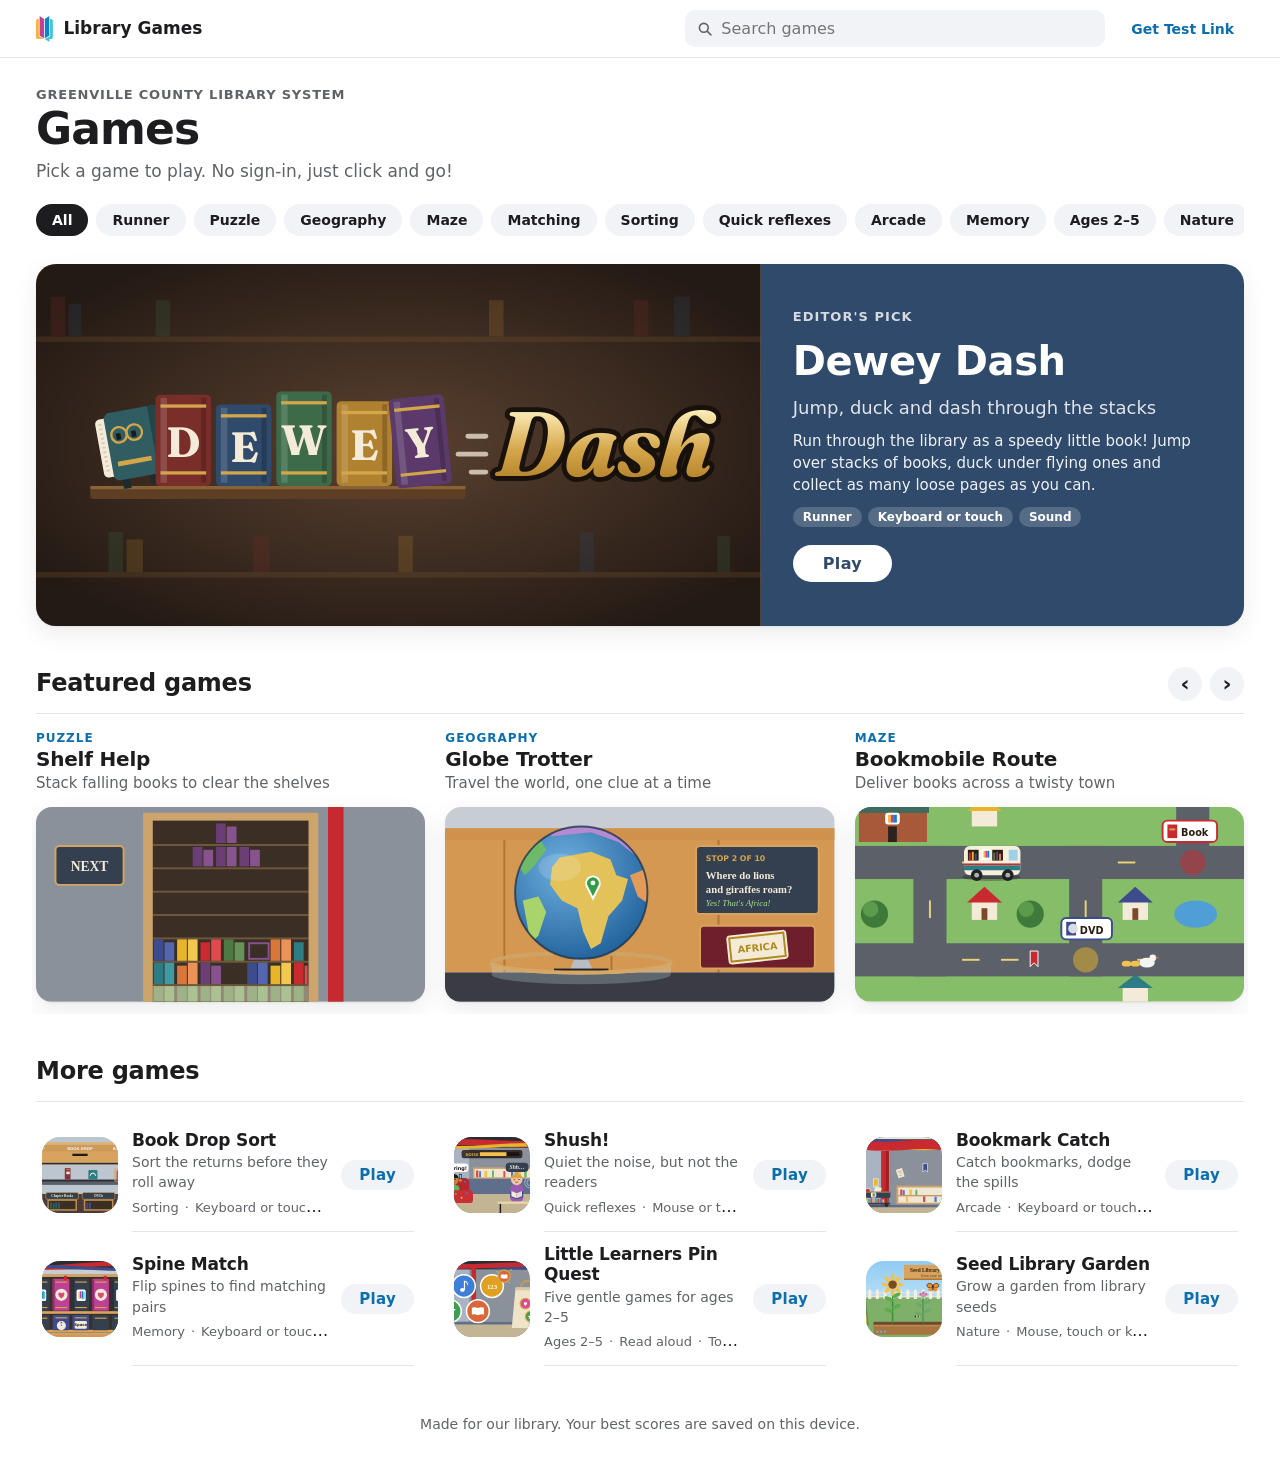
<file: index.html>
<!DOCTYPE html>
<html lang="en">
<head>
  <meta charset="UTF-8" />
  <meta name="viewport" content="width=device-width, initial-scale=1.0" />
  <title>Library Games</title>
  <link rel="icon" href="logo-icon.svg" type="image/svg+xml" />
  <!-- Fraunces: Dewey Dash's typeface, for its title in the preview -->
  <link rel="stylesheet" href="https://fonts.googleapis.com/css2?family=Fraunces:ital,opsz,wght@0,9..144,700;1,9..144,700&display=swap" />
  <link rel="stylesheet" href="index.css" />
</head>
<body>

  <div class="topbar">
    <div class="topbar-inner">
      <a class="brand" href="index.html">
        <img src="logo-icon.svg" alt="" width="20" height="30" />
        <span>Library Games</span>
      </a>
      <label class="search">
        <span class="visually-hidden">Search games</span>
        <svg viewBox="0 0 20 20" aria-hidden="true"><circle cx="8.5" cy="8.5" r="5.5" fill="none" stroke="currentColor" stroke-width="2" /><path d="M13 13l4.5 4.5" stroke="currentColor" stroke-width="2" stroke-linecap="round" /></svg>
        <input type="search" id="search" placeholder="Search games" autocomplete="off" />
      </label>
      <button type="button" id="test-open" class="test-open">Get Test Link</button>
    </div>
  </div>

  <header>
    <p class="eyebrow">Greenville County Library System</p>
    <h1>Games</h1>
    <p class="lede">Pick a game to play. No sign-in, just click and go!</p>
    <div class="chips" role="group" aria-label="Filter by type of game" id="chips"></div>
  </header>

  <main>
    <section class="group hero" aria-labelledby="pick">
      <h2 class="visually-hidden" id="pick">Editor's pick</h2>
      <a class="game" href="game.html?g=deweydash" data-genre="Runner" style="--tint: #2f4a6b">
        <!-- Dewey Dash preview: the game's title (drawTitle in deweydash.js), with Dewey peeking out from behind the D as on its start screen -->
        <div class="shot"><svg viewBox="0 0 400 200" preserveAspectRatio="xMidYMid slice" role="img" aria-label="Dewey Dash logo: book spines spelling DEWEY on a shelf with Dewey standing beside them, and Dash in gold">
        <defs>
          <radialGradient id="dd-glow" cx="0.5" cy="0.5" r="0.6"><stop offset="0" stop-color="#5a4130"/><stop offset="1" stop-color="#241a14"/></radialGradient>
          <linearGradient id="dd-dash" gradientUnits="userSpaceOnUse" x1="0" y1="-48" x2="0" y2="4"><stop offset="0" stop-color="#fff2bf"/><stop offset="0.5" stop-color="#d4a64a"/><stop offset="1" stop-color="#a8741f"/></linearGradient>
          <clipPath id="dd-peek" clipPathUnits="userSpaceOnUse"><rect x="-200" y="-200" width="204" height="210"/></clipPath>
        </defs>
        <rect width="400" height="200" fill="url(#dd-glow)"/>
        <!-- dim stacks behind -->
        <g opacity="0.22">
          <rect x="0" y="40" width="400" height="3" fill="#8a6238"/><rect x="0" y="170" width="400" height="3" fill="#8a6238"/>
          <g fill="#7a2e2a"><rect x="8" y="18" width="8" height="22"/><rect x="120" y="150" width="9" height="20"/><rect x="330" y="20" width="8" height="20"/></g>
          <g fill="#2f4a6b"><rect x="18" y="22" width="7" height="18"/><rect x="300" y="148" width="8" height="22"/><rect x="352" y="18" width="9" height="22"/></g>
          <g fill="#3d6b4a"><rect x="40" y="148" width="8" height="22"/><rect x="66" y="20" width="8" height="20"/><rect x="376" y="150" width="7" height="20"/></g>
          <g fill="#b0812f"><rect x="50" y="152" width="9" height="18"/><rect x="250" y="20" width="8" height="20"/><rect x="200" y="150" width="8" height="20"/></g>
        </g>
        <!-- the game's title, as drawTitle draws it (scaled) -->
        <g transform="translate(66 122.5) scale(0.9)">
          <rect x="-40" y="0" width="230" height="8" rx="2" fill="#5e3f24"/><rect x="-40" y="0" width="230" height="2" fill="#8a6238"/>
          <!-- Dewey peeking out from behind the D book, as on the start screen (drawPeek): mirrored to face you, leaning out, the part behind the book hidden -->
          <g clip-path="url(#dd-peek)">
            <g transform="translate(-9 0) rotate(-10.3) scale(-0.95 0.95)">
              <g transform="translate(-20 -50)">
                <g fill="#1e2b2c"><rect x="8" y="42" width="5" height="8"/><rect x="26" y="42" width="5" height="8"/></g>
                <rect x="4" y="3" width="38" height="38" rx="3" fill="#f3ead7"/>
                <g fill="#000" fill-opacity=".15"><rect x="38" y="6" width="2" height="1"/><rect x="38" y="9" width="2" height="1"/><rect x="38" y="12" width="2" height="1"/><rect x="38" y="15" width="2" height="1"/><rect x="38" y="18" width="2" height="1"/><rect x="38" y="21" width="2" height="1"/><rect x="38" y="24" width="2" height="1"/><rect x="38" y="27" width="2" height="1"/><rect x="38" y="30" width="2" height="1"/><rect x="38" y="33" width="2" height="1"/><rect x="38" y="36" width="2" height="1"/></g>
                <rect x="0" y="0" width="36" height="44" rx="4" fill="#2f5d62"/><rect x="0" y="0" width="7" height="44" fill="#234548"/>
                <rect x="10" y="32" width="22" height="3" fill="#d4a64a"/>
                <g fill="#1a1a1a"><rect x="17" y="14" width="3" height="4"/><rect x="27" y="14" width="3" height="4"/></g>
                <g fill="none" stroke="#d4a64a" stroke-width="1.5"><circle cx="18" cy="15" r="5"/><circle cx="28" cy="15" r="5"/></g>
              </g>
            </g>
          </g>
          <g font-family="Fraunces, Georgia, serif" font-weight="700" font-size="26" fill="#f3ead7" text-anchor="middle" dominant-baseline="central">
            <g><rect x="0" y="-56" width="34" height="56" rx="3" fill="#7a2e2a"/><rect x="3" y="-54" width="4" height="52" fill="#fff" fill-opacity=".14"/><rect x="28" y="-54" width="3" height="52" fill="#000" fill-opacity=".2"/><rect x="3" y="-50" width="28" height="2" fill="#d4a64a"/><rect x="3" y="-9" width="28" height="2" fill="#d4a64a"/><text x="17" y="-27">D</text></g>
            <g><rect x="37" y="-50" width="34" height="50" rx="3" fill="#2f4a6b"/><rect x="40" y="-48" width="4" height="46" fill="#fff" fill-opacity=".14"/><rect x="65" y="-48" width="3" height="46" fill="#000" fill-opacity=".2"/><rect x="40" y="-44" width="28" height="2" fill="#d4a64a"/><rect x="40" y="-9" width="28" height="2" fill="#d4a64a"/><text x="54" y="-24">E</text></g>
            <g><rect x="74" y="-58" width="34" height="58" rx="3" fill="#3d6b4a"/><rect x="77" y="-56" width="4" height="54" fill="#fff" fill-opacity=".14"/><rect x="102" y="-56" width="3" height="54" fill="#000" fill-opacity=".2"/><rect x="77" y="-52" width="28" height="2" fill="#d4a64a"/><rect x="77" y="-9" width="28" height="2" fill="#d4a64a"/><text x="91" y="-28">W</text></g>
            <g><rect x="111" y="-52" width="34" height="52" rx="3" fill="#b0812f"/><rect x="114" y="-50" width="4" height="48" fill="#fff" fill-opacity=".14"/><rect x="139" y="-50" width="3" height="48" fill="#000" fill-opacity=".2"/><rect x="114" y="-46" width="28" height="2" fill="#d4a64a"/><rect x="114" y="-9" width="28" height="2" fill="#d4a64a"/><text x="128" y="-25">E</text></g>
            <g transform="rotate(-5.7 165 0)"><rect x="148" y="-55" width="34" height="55" rx="3" fill="#5b3a6b"/><rect x="151" y="-53" width="4" height="51" fill="#fff" fill-opacity=".14"/><rect x="176" y="-53" width="3" height="51" fill="#000" fill-opacity=".2"/><rect x="151" y="-49" width="28" height="2" fill="#d4a64a"/><rect x="151" y="-9" width="28" height="2" fill="#d4a64a"/><text x="165" y="-26.5">Y</text></g>
          </g>
          <g fill="#f3ead7" fill-opacity=".75"><rect x="190" y="-32" width="14" height="3" rx="1.5"/><rect x="184" y="-21" width="20" height="3" rx="1.5"/><rect x="192" y="-10" width="12" height="3" rx="1.5"/></g>
          <text x="208" y="-6" font-family="Fraunces, Georgia, serif" font-style="italic" font-weight="700" font-size="56" fill="url(#dd-dash)" stroke="#140e0a" stroke-opacity=".9" stroke-width="6" stroke-linejoin="round" paint-order="stroke">Dash</text>
        </g>
        </svg></div>
        <div class="info">
          <h3>Dewey Dash</h3>
          <p class="sub">Jump, duck and dash through the stacks</p>
          <p class="desc">Run through the library as a speedy little book! Jump over stacks of books, duck under flying ones and collect as many loose pages as you can.</p>
          <div class="tags"><span>Runner</span><span>Keyboard or touch</span><span>Sound</span></div>
          <span class="play" aria-hidden="true">Play</span>
        </div>
      </a>
    </section>

    <section class="group featured" aria-labelledby="featured">
      <div class="group-head">
        <h2 class="group-title" id="featured">Featured games</h2>
        <div class="scroll-buttons">
          <button type="button" class="scroll-btn" data-dir="-1" aria-label="Scroll featured games left">‹</button>
          <button type="button" class="scroll-btn" data-dir="1" aria-label="Scroll featured games right">›</button>
        </div>
      </div>
      <div class="shelf">
      <a class="game" href="game.html?g=books" data-genre="Puzzle" style="--tint: #6b3e75">
        <!-- Shelf Help preview: a bookcase filling up with colorful book bundles -->
        <div class="shot"><svg viewBox="0 0 400 200" preserveAspectRatio="xMidYMid slice" role="img" aria-label="A bookcase filling up with falling bundles of colorful books">
          <rect width="400" height="200" fill="#8b919a" />
          <rect x="110" y="6" width="180" height="194" fill="#cda46c" />
          <rect x="120" y="14" width="160" height="186" fill="#3a2e25" />
          <g fill="rgba(205,164,108,0.35)">
            <rect x="120" y="38" width="160" height="2" /><rect x="120" y="62" width="160" height="2" /><rect x="120" y="86" width="160" height="2" />
            <rect x="120" y="110" width="160" height="2" /><rect x="120" y="134" width="160" height="2" /><rect x="120" y="158" width="160" height="2" />
            <rect x="120" y="182" width="160" height="2" />
          </g>
          <!-- falling T piece (purple) -->
          <g fill="#6b3e75"><rect x="185" y="17" width="10" height="20" /><rect x="161" y="41" width="10" height="20" /><rect x="185" y="41" width="10" height="20" /><rect x="209" y="41" width="10" height="20" /></g>
          <g fill="#87538f"><rect x="196" y="20" width="10" height="17" /><rect x="172" y="44" width="10" height="17" /><rect x="196" y="41" width="10" height="20" /><rect x="220" y="44" width="10" height="17" /></g>
          <!-- stacked rows -->
          <g id="row">
            <rect x="121" y="136" width="10" height="22" fill="#3d4c8c" /><rect x="132" y="139" width="10" height="19" fill="#5466b0" />
            <rect x="145" y="136" width="10" height="22" fill="#e8b52a" /><rect x="156" y="136" width="10" height="22" fill="#f2c94e" />
            <rect x="169" y="139" width="10" height="19" fill="#c92a2f" /><rect x="180" y="136" width="10" height="22" fill="#de4a4e" />
            <rect x="193" y="136" width="10" height="22" fill="#4f7942" /><rect x="204" y="139" width="10" height="19" fill="#669456" />
            <rect x="241" y="136" width="10" height="22" fill="#d9773a" /><rect x="252" y="136" width="10" height="22" fill="#ea9257" />
            <rect x="265" y="139" width="10" height="19" fill="#2f7d84" />
          </g>
          <g>
            <rect x="121" y="160" width="10" height="22" fill="#2f7d84" /><rect x="132" y="160" width="10" height="22" fill="#3f9aa2" />
            <rect x="145" y="163" width="10" height="19" fill="#d9773a" /><rect x="156" y="160" width="10" height="22" fill="#ea9257" />
            <rect x="169" y="160" width="10" height="22" fill="#6b3e75" /><rect x="180" y="163" width="10" height="19" fill="#87538f" />
            <rect x="217" y="160" width="10" height="22" fill="#3d4c8c" /><rect x="228" y="160" width="10" height="22" fill="#5466b0" />
            <rect x="241" y="163" width="10" height="19" fill="#e8b52a" /><rect x="252" y="160" width="10" height="22" fill="#f2c94e" />
            <rect x="265" y="160" width="10" height="22" fill="#c92a2f" /><rect x="276" y="163" width="3" height="19" fill="#de4a4e" />
          </g>
          <rect x="121" y="184" width="158" height="16" fill="#3a2e25" />
          <g fill="#4f7942"><rect x="121" y="184" width="10" height="16" /><rect x="145" y="184" width="10" height="16" /><rect x="169" y="184" width="10" height="16" /><rect x="193" y="184" width="10" height="16" /><rect x="217" y="184" width="10" height="16" /><rect x="241" y="184" width="10" height="16" /><rect x="265" y="184" width="10" height="16" /></g>
          <g fill="#669456"><rect x="132" y="184" width="10" height="16" /><rect x="156" y="184" width="10" height="16" /><rect x="180" y="184" width="10" height="16" /><rect x="204" y="184" width="10" height="16" /><rect x="228" y="184" width="10" height="16" /><rect x="252" y="184" width="10" height="16" /></g>
          <!-- "Shelved!" flash on the full bottom row -->
          <rect x="120" y="184" width="160" height="16" fill="rgba(255,246,220,0.45)" />
          <!-- ghost landing outline -->
          <g fill="none" stroke="#87538f" stroke-width="2"><rect x="219" y="140" width="20" height="16" /></g>
          <!-- side columns -->
          <rect x="300" width="16" height="200" fill="#c62a2f" />
          <rect x="20" y="40" width="70" height="40" rx="4" fill="#34404f" stroke="#d7a35e" stroke-width="2" />
          <text x="55" y="66" text-anchor="middle" font-family="Georgia, serif" font-weight="bold" font-size="14" fill="#f3ead7">NEXT</text>
        </svg></div>
        <div class="info">
          <h3>Shelf Help</h3>
          <p class="sub">Stack falling books to clear the shelves</p>
          <p class="desc">Bundles of books are falling! Turn and slide them into place, and fill a whole shelf to clear it. How many shelves can you fill?</p>
          <div class="tags"><span>Puzzle</span><span>Keyboard or touch</span><span>Sound</span></div>
          <span class="play" aria-hidden="true">Play</span>
        </div>
      </a>

      <a class="game" href="game.html?g=globe" data-genre="Geography" style="--tint: #1f5f99">
        <!-- Globe Trotter preview: the lobby globe with a pin, a clue card and a passport stamp -->
        <div class="shot"><svg viewBox="0 0 400 200" preserveAspectRatio="xMidYMid slice" role="img" aria-label="The library lobby globe with a map pin on Africa, next to a clue card and a passport stamp">
          <defs>
            <radialGradient id="gt-sea" cx="0.38" cy="0.32" r="0.75">
              <stop offset="0" stop-color="#6fb0e0" />
              <stop offset="1" stop-color="#1f5f99" />
            </radialGradient>
            <clipPath id="gt-clip"><circle cx="140" cy="88" r="68" /></clipPath>
          </defs>
          <rect width="400" height="200" fill="#c8cdd4" />
          <rect y="22" width="400" height="148" fill="#d49853" />
          <rect y="22" width="400" height="12" fill="#cf914b" />
          <g fill="#b07636"><rect x="60" y="34" width="2" height="136" /><rect x="170" y="34" width="2" height="136" /><rect x="280" y="34" width="2" height="136" /></g>
          <rect y="170" width="400" height="30" fill="#3b3c43" />
          <!-- back rail, pedestal -->
          <ellipse cx="140" cy="160" rx="92" ry="10" fill="none" stroke="#cfa265" stroke-width="4" />
          <path d="M128 168 L134 154 H146 L152 168 Z" fill="#b9bec4" />
          <rect x="112" y="166" width="56" height="5" fill="#222" />
          <!-- globe -->
          <circle cx="140" cy="88" r="68" fill="url(#gt-sea)" />
          <g clip-path="url(#gt-clip)">
            <path d="M110 30 L150 26 L178 36 L196 50 L210 40 L210 20 L100 20 Z" fill="#b48ad0" />
            <path d="M118 52 L150 46 L170 54 L176 70 L188 74 L182 96 L168 112 L160 140 L150 146 L142 128 L136 104 L120 96 L108 80 L110 62 Z" fill="#e3c25a" />
            <path d="M72 40 L96 30 L104 44 L92 60 L82 70 L74 58 Z" fill="#6dbb6a" />
            <path d="M80 96 L96 92 L104 108 L96 132 L88 140 L84 118 Z" fill="#a9d36b" />
            <path d="M190 70 L210 62 L210 100 L198 92 Z" fill="#e39b5a" />
          </g>
          <circle cx="140" cy="88" r="68" fill="none" stroke="rgba(15,40,70,0.7)" stroke-width="2" />
          <ellipse cx="118" cy="62" rx="22" ry="14" fill="rgba(255,255,255,0.15)" />
          <!-- pin on Africa -->
          <path d="M152 94 l-6 -12 a7 7 0 1 1 12 0 z" fill="#2f9e44" stroke="#fff" stroke-width="2" />
          <circle cx="152" cy="78" r="2.5" fill="#fff" />
          <!-- front rail and glass -->
          <path d="M48 160 A92 10 0 0 0 232 160 L232 172 A92 10 0 0 1 48 172 Z" fill="rgba(200,230,240,0.25)" />
          <path d="M48 160 A92 10 0 0 0 232 160" fill="none" stroke="#d6a868" stroke-width="4" />
          <!-- clue card -->
          <rect x="258" y="40" width="126" height="70" rx="4" fill="#34404f" stroke="#d7a35e" stroke-width="2" />
          <text x="268" y="56" font-family="system-ui, sans-serif" font-weight="bold" font-size="8" fill="#d4a64a">STOP 2 OF 10</text>
          <text x="268" y="74" font-family="Georgia, serif" font-weight="bold" font-size="11" fill="#f3ead7">Where do lions</text>
          <text x="268" y="88" font-family="Georgia, serif" font-weight="bold" font-size="11" fill="#f3ead7">and giraffes roam?</text>
          <text x="268" y="102" font-family="Georgia, serif" font-style="italic" font-size="9" fill="#a6e08f">Yes! That's Africa!</text>
          <!-- passport stamp -->
          <rect x="262" y="122" width="118" height="44" rx="4" fill="#6e1f2b" stroke="#d7a35e" stroke-width="2" />
          <g transform="rotate(-6 321 144)">
            <rect x="290" y="129" width="62" height="30" rx="4" fill="#f3ead7" />
            <rect x="293" y="132" width="56" height="24" fill="none" stroke="#b08a1f" stroke-width="2" />
            <text x="321" y="148" text-anchor="middle" font-family="system-ui, sans-serif" font-weight="bold" font-size="10" fill="#b08a1f">AFRICA</text>
          </g>
        </svg></div>
        <div class="info">
          <h3>Globe Trotter</h3>
          <p class="sub">Travel the world, one clue at a time</p>
          <p class="desc">Spin our lobby globe and go on a trip around the world! Read each clue, find the right continent or ocean, and fill your passport with stamps.</p>
          <div class="tags"><span>Geography</span><span>Drag or keyboard</span><span>Sound</span></div>
          <span class="play" aria-hidden="true">Play</span>
        </div>
      </a>

      <a class="game" href="game.html?g=bookmobile" data-genre="Maze" style="--tint: #c92a2f">
        <!-- Bookmobile Route preview: the Bookmobile driving a town maze toward stops asking for items -->
        <div class="shot"><svg viewBox="0 0 400 200" preserveAspectRatio="xMidYMid slice" role="img" aria-label="The Bookmobile driving through a maze of town streets toward stops that want a book and a DVD">
          <defs>
            <clipPath id="bm-clip"><rect width="400" height="200" /></clipPath>
          </defs>
          <g clip-path="url(#bm-clip)">
            <rect width="400" height="200" fill="#86bd68" />
            <!-- streets -->
            <g fill="#5c6068">
              <rect x="0" y="40" width="400" height="34" />
              <rect x="0" y="140" width="400" height="34" />
              <rect x="60" y="40" width="34" height="134" />
              <rect x="220" y="40" width="34" height="134" />
              <rect x="330" y="0" width="34" height="74" />
            </g>
            <g fill="#e8d27a">
              <rect x="110" y="56" width="18" height="2" /><rect x="150" y="56" width="18" height="2" /><rect x="270" y="56" width="18" height="2" />
              <rect x="110" y="156" width="18" height="2" /><rect x="150" y="156" width="18" height="2" /><rect x="290" y="156" width="18" height="2" />
              <rect x="76" y="96" width="2" height="18" /><rect x="236" y="96" width="2" height="18" />
            </g>
            <!-- houses and trees on the blocks -->
            <g>
              <rect x="120" y="96" width="26" height="20" fill="#f3ead7" /><path d="M115 98 L133 82 L151 98 Z" fill="#c92a2f" /><rect x="130" y="104" width="6" height="12" fill="#7a4a2a" />
              <rect x="275" y="96" width="26" height="20" fill="#f3ead7" /><path d="M270 98 L288 82 L306 98 Z" fill="#3d4c8c" /><rect x="285" y="104" width="6" height="12" fill="#7a4a2a" />
              <circle cx="180" cy="110" r="14" fill="#3f7a3a" /><circle cx="176" cy="105" r="8" fill="#5c9a4c" />
              <circle cx="20" cy="110" r="14" fill="#3f7a3a" /><circle cx="16" cy="105" r="8" fill="#5c9a4c" />
              <ellipse cx="350" cy="110" rx="22" ry="14" fill="#4f9fd6" />
              <rect x="120" y="0" width="26" height="20" fill="#f3ead7" /><path d="M115 4 L133 -10 L151 4 Z" fill="#e8b52a" />
              <rect x="275" y="184" width="26" height="16" fill="#f3ead7" /><path d="M270 186 L288 172 L306 186 Z" fill="#2f7d84" />
            </g>
            <!-- library -->
            <rect x="4" y="2" width="70" height="34" fill="#a8593a" />
            <rect x="2" y="0" width="74" height="6" fill="#3d6b5f" />
            <rect x="34" y="20" width="9" height="16" fill="#2b211d" />
            <rect x="31" y="6" width="15" height="12" rx="3" fill="#fff" />
            <rect x="34" y="8" width="3" height="8" fill="#fbaf45" /><rect x="37" y="8" width="3" height="8" fill="#bf4097" /><rect x="40" y="8" width="3" height="8" fill="#0d84c7" />
            <!-- traffic cones -->
            <rect x="222" y="118" width="30" height="5" fill="#f2f2f2" /><rect x="226" y="118" width="6" height="5" fill="#e07b39" /><rect x="240" y="118" width="6" height="5" fill="#e07b39" />
            <!-- stops with speech bubbles -->
            <circle cx="237" cy="157" r="13" fill="#e8b52a" opacity="0.5" />
            <rect x="212" y="114" width="52" height="22" rx="5" fill="#fff" stroke="#3d4c8c" stroke-width="2" />
            <rect x="217" y="118" width="10" height="14" fill="#3d4c8c" /><circle cx="224" cy="125" r="5" fill="#d9dde3" />
            <text x="231" y="130" font-family="system-ui, sans-serif" font-weight="bold" font-size="10" fill="#2a1d12">DVD</text>
            <circle cx="347" cy="57" r="13" fill="#c92a2f" opacity="0.5" />
            <rect x="316" y="14" width="56" height="22" rx="5" fill="#fff" stroke="#c92a2f" stroke-width="2" />
            <rect x="321" y="18" width="10" height="14" fill="#c92a2f" /><rect x="323" y="22" width="6" height="2" fill="#d4a64a" />
            <text x="335" y="30" font-family="system-ui, sans-serif" font-weight="bold" font-size="10" fill="#2a1d12">Book</text>
            <!-- bookmark on the road -->
            <path d="M180 148 h8 v16 l-4 -4 l-4 4 z" fill="#c92a2f" stroke="#fff" stroke-width="1" />
            <!-- ducks -->
            <ellipse cx="300" cy="160" rx="8" ry="5" fill="#f4f4f0" /><circle cx="306" cy="155" r="3.5" fill="#f4f4f0" /><path d="M309 154 l4 1 l-4 1 z" fill="#e8743a" />
            <ellipse cx="288" cy="161" rx="5" ry="3" fill="#f2c14e" /><ellipse cx="279" cy="161" rx="5" ry="3" fill="#f2c14e" />
            <!-- the Bookmobile -->
            <ellipse cx="140" cy="72" rx="30" ry="4" fill="rgba(0,0,0,0.25)" />
            <rect x="112" y="40" width="58" height="30" rx="6" fill="#f6efdc" />
            <rect x="158" y="44" width="9" height="11" fill="#9fd0ea" />
            <rect x="112" y="58" width="58" height="2" fill="#c92a2f" />
            <rect x="112" y="60" width="58" height="5" fill="#2f7d84" />
            <rect x="116" y="44" width="11" height="11" fill="#2a1d14" />
            <rect x="117" y="47" width="2" height="8" fill="#c92a2f" /><rect x="120" y="46" width="2" height="9" fill="#e8b52a" /><rect x="123" y="48" width="2" height="7" fill="#3d4c8c" />
            <rect x="141" y="44" width="11" height="11" fill="#2a1d14" />
            <rect x="142" y="47" width="2" height="8" fill="#4f7942" /><rect x="145" y="46" width="2" height="9" fill="#6b3e75" /><rect x="148" y="48" width="2" height="7" fill="#e07b39" />
            <rect x="130" y="43" width="9" height="11" rx="2" fill="#fff" />
            <rect x="132" y="45" width="2" height="7" fill="#fbaf45" /><rect x="134" y="45" width="2" height="7" fill="#bf4097" /><rect x="136" y="45" width="2" height="7" fill="#0d84c7" />
            <circle cx="125" cy="70" r="6" fill="#222" /><circle cx="157" cy="70" r="6" fill="#222" />
            <circle cx="125" cy="70" r="2.5" fill="#aab0b6" /><circle cx="157" cy="70" r="2.5" fill="#aab0b6" />
          </g>
        </svg></div>
        <div class="info">
          <h3>Bookmobile Route</h3>
          <p class="sub">Deliver books across a twisty town</p>
          <p class="desc">Drive the Bookmobile through a twisty town! Bring each stop the book, DVD, magazine or audiobook they asked for, dodge the ducks, and head back to the Library before closing time.</p>
          <div class="tags"><span>Maze</span><span>Keyboard, swipe or touch</span><span>Sound</span></div>
          <span class="play" aria-hidden="true">Play</span>
        </div>
      </a>

      <a class="game" href="game.html?g=faves" data-genre="Matching" style="--tint: #2f9e44">
        <!-- Fave Finder preview: a patron at the library window with a request, and the pick that becomes a new fave -->
        <div class="shot"><svg viewBox="0 0 400 200" preserveAspectRatio="xMidYMid slice" role="img" aria-label="A patron at the library service window asking for a book, next to shelves of covers and a New fave! badge">
          <defs>
            <clipPath id="ff-win"><rect x="18" y="30" width="190" height="104" /></clipPath>
          </defs>
          <rect width="400" height="200" fill="#34404f" />
          <!-- window with the lobby behind -->
          <g clip-path="url(#ff-win)">
            <rect x="18" y="30" width="190" height="104" fill="#e7e2d6" />
            <rect x="28" y="46" width="70" height="52" fill="#cda46c" />
            <rect x="32" y="50" width="62" height="20" fill="#efe6d4" />
            <rect x="32" y="74" width="62" height="20" fill="#efe6d4" />
            <g><rect x="34" y="54" width="5" height="16" fill="#c92a2f" /><rect x="40" y="56" width="5" height="14" fill="#3d4c8c" /><rect x="46" y="53" width="6" height="17" fill="#e8b52a" /><rect x="53" y="57" width="5" height="13" fill="#4f7942" /><rect x="59" y="54" width="5" height="16" fill="#6b3e75" /><rect x="65" y="55" width="6" height="15" fill="#d9773a" /><rect x="72" y="53" width="5" height="17" fill="#2f7d84" /><rect x="78" y="56" width="5" height="14" fill="#c92a2f" /><rect x="84" y="54" width="6" height="16" fill="#3d4c8c" /></g>
            <g><rect x="34" y="78" width="6" height="16" fill="#e8b52a" /><rect x="41" y="80" width="5" height="14" fill="#c92a2f" /><rect x="47" y="77" width="5" height="17" fill="#2f7d84" /><rect x="53" y="79" width="6" height="15" fill="#6b3e75" /><rect x="60" y="78" width="5" height="16" fill="#4f7942" /><rect x="66" y="80" width="5" height="14" fill="#d9773a" /><rect x="72" y="77" width="6" height="17" fill="#3d4c8c" /><rect x="79" y="79" width="5" height="15" fill="#e8b52a" /><rect x="85" y="78" width="5" height="16" fill="#c92a2f" /></g>
            <rect x="18" y="116" width="190" height="18" fill="#c3b493" />
            <!-- patron -->
            <rect x="120" y="102" width="44" height="50" rx="12" fill="#2f7d84" />
            <circle cx="142" cy="84" r="17" fill="#c98a5e" />
            <path d="M125 80 A17 17 0 0 1 159 80 Z" fill="#2a1d12" />
            <circle cx="136" cy="85" r="2" fill="#2a1d12" /><circle cx="148" cy="85" r="2" fill="#2a1d12" />
            <path d="M136 92 Q142 97 148 92" fill="none" stroke="#2a1d12" stroke-width="2" />
          </g>
          <rect x="13" y="25" width="200" height="114" fill="none" stroke="#d7a35e" stroke-width="10" />
          <rect x="8" y="134" width="210" height="16" fill="#d7a35e" />
          <rect x="8" y="134" width="210" height="4" fill="#2b2d31" />
          <!-- request bubble -->
          <rect x="14" y="160" width="200" height="34" rx="8" fill="#fbf7ee" />
          <path d="M134 160 L142 151 L150 160 Z" fill="#fbf7ee" />
          <text x="24" y="175" font-family="Georgia, serif" font-size="10" fill="#2a1d12">I&#39;m 9! Something funny about</text>
          <text x="24" y="188" font-family="Georgia, serif" font-size="10" fill="#2a1d12">animals. Nothing too scary!</text>
          <!-- shelves of covers -->
          <rect x="228" y="12" width="160" height="176" rx="8" fill="#2e2219" />
          <g>
            <rect x="240" y="26" width="36" height="46" rx="3" fill="#c92a2f" /><rect x="282" y="26" width="36" height="46" rx="3" fill="#3d4c8c" /><rect x="324" y="26" width="36" height="46" rx="3" fill="#e8b52a" />
            <rect x="240" y="82" width="36" height="46" rx="3" fill="#4f7942" /><rect x="324" y="82" width="36" height="46" rx="3" fill="#6b3e75" />
          </g>
          <!-- the chosen book, glowing -->
          <rect x="278" y="78" width="44" height="54" rx="5" fill="#d4a64a" />
          <rect x="282" y="82" width="36" height="46" rx="3" fill="#d9773a" />
          <circle cx="300" cy="104" r="7" fill="#fff" /><circle cx="292" cy="95" r="3" fill="#fff" /><circle cx="300" cy="92" r="3" fill="#fff" /><circle cx="308" cy="95" r="3" fill="#fff" />
          <!-- New fave! badge -->
          <rect x="250" y="146" width="116" height="30" rx="15" fill="#2f9e44" />
          <text x="308" y="166" text-anchor="middle" font-family="Georgia, serif" font-weight="bold" font-size="14" fill="#fff">New fave!</text>
        </svg></div>
        <div class="info">
          <h3>Fave Finder</h3>
          <p class="sub">Find every patron&#39;s next favorite</p>
          <p class="desc">Patrons line up at the library window looking for something new to read, watch or listen to. Figure out what they&#39;d love, avoid what they don&#39;t, and find their next favorite before closing time! Inspired by our Next Five Faves service.</p>
          <div class="tags"><span>Matching</span><span>Mouse, touch or keyboard</span><span>Sound</span></div>
          <span class="play" aria-hidden="true">Play</span>
        </div>
      </a>
      </div>
    </section>

    <section class="group more" aria-labelledby="more">
      <div class="group-head">
        <h2 class="group-title" id="more">More games</h2>
      </div>
      <div class="list">
      <a class="game" href="game.html?g=sort" data-genre="Sorting" style="--tint: #3d4c8c">
        <!-- Book Drop Sort preview: items riding a conveyor from the return cabinet toward labeled carts -->
        <div class="shot"><svg viewBox="0 0 400 200" preserveAspectRatio="xMidYMid slice" role="img" aria-label="Returned books and DVDs riding a conveyor belt from the book drop toward labeled book carts">
          <rect width="400" height="200" fill="#bcc6d1" />
          <!-- return cabinet -->
          <rect x="16" y="14" width="368" height="6" fill="#e3b06a" />
          <rect x="20" y="20" width="360" height="52" fill="#d7a35e" />
          <rect x="20" y="21" width="360" height="17" fill="#cf9a55" />
          <text x="80" y="34" text-anchor="middle" font-family="system-ui, sans-serif" font-weight="bold" font-size="10" fill="#eceef0">A/V DROP</text>
          <text x="200" y="34" text-anchor="middle" font-family="system-ui, sans-serif" font-weight="bold" font-size="10" fill="#eceef0">BOOK DROP</text>
          <text x="320" y="34" text-anchor="middle" font-family="system-ui, sans-serif" font-weight="bold" font-size="10" fill="#eceef0">BOOK DROP</text>
          <g fill="#1c1c1c"><rect x="60" y="44" width="40" height="6" /><rect x="180" y="44" width="40" height="6" /><rect x="300" y="44" width="40" height="6" /></g>
          <rect x="20" y="68" width="360" height="4" fill="#2a2c30" />
          <!-- conveyor -->
          <rect x="10" y="112" width="380" height="6" fill="#2a2c31" />
          <rect x="6" y="118" width="388" height="8" fill="#5b6068" />
          <circle cx="10" cy="120" r="7" fill="#8a9098" /><circle cx="390" cy="120" r="7" fill="#8a9098" />
          <g fill="#e8b52a"><rect x="360" y="119" width="4" height="7" /><rect x="372" y="119" width="4" height="7" /></g>
          <!-- DVD dropping from the A/V slot -->
          <rect x="70" y="78" width="20" height="27" rx="2" fill="#1d2a4a" />
          <rect x="70" y="78" width="20" height="5" fill="#e8e8ef" />
          <circle cx="80" cy="96" r="7" fill="#c9ced6" />
          <!-- chapter book on the belt -->
          <rect x="160" y="82" width="15" height="30" fill="#8c2f39" />
          <rect x="164" y="85" width="9" height="2" fill="#d4a64a" /><rect x="164" y="91" width="9" height="7" fill="#f3ead7" />
          <!-- audiobook on the belt -->
          <rect x="222" y="87" width="24" height="25" rx="3" fill="#2f7d84" />
          <path d="M227 102 a7 7 0 0 1 14 0" fill="none" stroke="#fff" stroke-width="2.5" />
          <!-- picture book at the front, with the gold "sort me" arrow -->
          <rect x="296" y="88" width="32" height="24" fill="#d94b4b" />
          <rect x="301" y="91" width="24" height="18" fill="#fbf6e9" />
          <circle cx="318" cy="97" r="3" fill="#e8b52a" />
          <path d="M301 109 Q312 96 325 109 Z" fill="#5cb85c" />
          <rect x="292" y="84" width="40" height="32" fill="none" stroke="#d4a64a" stroke-width="2.5" />
          <path d="M305 70 h14 l-7 9 z" fill="#d4a64a" />
          <!-- floor and carts -->
          <rect y="150" width="400" height="50" fill="#4a3a3b" />
          <g>
            <rect x="14" y="146" width="86" height="18" rx="4" fill="#34404f" stroke="#d4a64a" stroke-width="1.5" />
            <text x="57" y="159" text-anchor="middle" font-family="Georgia, serif" font-weight="bold" font-size="9" fill="#f3ead7">Picture Books</text>
            <rect x="18" y="164" width="78" height="30" fill="#c08f48" /><rect x="22" y="168" width="70" height="22" fill="#3a2e25" />
            <g fill="#e8b52a"><rect x="25" y="173" width="5" height="16" /><rect x="32" y="175" width="5" height="14" /><rect x="39" y="173" width="5" height="16" /></g>
          </g>
          <g>
            <rect x="110" y="146" width="86" height="18" rx="4" fill="#34404f" stroke="#d4a64a" stroke-width="1.5" />
            <text x="153" y="159" text-anchor="middle" font-family="Georgia, serif" font-weight="bold" font-size="9" fill="#f3ead7">Chapter Books</text>
            <rect x="114" y="164" width="78" height="30" fill="#c08f48" /><rect x="118" y="168" width="70" height="22" fill="#3a2e25" />
            <g fill="#2f5d62"><rect x="121" y="172" width="5" height="17" /><rect x="128" y="174" width="5" height="15" /><rect x="135" y="172" width="5" height="17" /><rect x="142" y="173" width="5" height="16" /></g>
          </g>
          <g>
            <rect x="206" y="146" width="86" height="18" rx="4" fill="#34404f" stroke="#d4a64a" stroke-width="1.5" />
            <text x="249" y="159" text-anchor="middle" font-family="Georgia, serif" font-weight="bold" font-size="9" fill="#f3ead7">DVDs</text>
            <rect x="210" y="164" width="78" height="30" fill="#c08f48" /><rect x="214" y="168" width="70" height="22" fill="#3a2e25" />
            <g fill="#3d4c8c"><rect x="217" y="173" width="5" height="16" /><rect x="224" y="173" width="5" height="16" /></g>
          </g>
          <g>
            <rect x="302" y="146" width="86" height="18" rx="4" fill="#34404f" stroke="#d4a64a" stroke-width="1.5" />
            <text x="345" y="159" text-anchor="middle" font-family="Georgia, serif" font-weight="bold" font-size="9" fill="#f3ead7">Audiobooks</text>
            <rect x="306" y="164" width="78" height="30" fill="#c08f48" /><rect x="310" y="168" width="70" height="22" fill="#3a2e25" />
            <g fill="#6b3e75"><rect x="313" y="173" width="5" height="16" /><rect x="320" y="174" width="5" height="15" /><rect x="327" y="173" width="5" height="16" /></g>
          </g>
        </svg></div>
        <div class="info">
          <h3>Book Drop Sort</h3>
          <p class="sub">Sort the returns before they roll away</p>
          <p class="desc">Books, DVDs and audiobooks are pouring out of the return slots! Tap the right cart to sort each one before it rolls off the end of the belt.</p>
          <div class="tags"><span>Sorting</span><span>Keyboard or touch</span><span>Sound</span></div>
          <span class="play" aria-hidden="true">Play</span>
        </div>
      </a>

      <a class="game" href="game.html?g=shush" data-genre="Quick reflexes" style="--tint: #8c2f39">
        <!-- Shush! preview: a patron with a ringing phone, a calm reader, and the noise meter -->
        <div class="shot"><svg viewBox="0 0 400 200" preserveAspectRatio="xMidYMid slice" role="img" aria-label="Library patrons in the children's area: one has a ringing phone, another reads quietly after being shushed, under a noise meter">
          <rect width="400" height="200" fill="#8b919a" />
          <rect width="140" height="110" fill="#aab3c1" />
          <rect width="400" height="28" fill="#2b2b30" />
          <path d="M0 8 Q100 2 200 8 T400 8 V24 Q300 30 200 24 T0 24 Z" fill="#c92a2f" />
          <path d="M0 20 Q100 28 200 20 T400 20 V28 Q300 22 200 28 T0 28 Z" fill="#e8b52a" />
          <rect x="0" y="24" width="14" height="86" fill="#c62a2f" />
          <rect x="386" y="24" width="14" height="86" fill="#c62a2f" />
          <!-- low shelf along the wall -->
          <rect x="150" y="80" width="200" height="30" fill="#cda46c" />
          <rect x="154" y="84" width="192" height="22" fill="#efe6d4" />
          <g fill="#d94b4b"><rect x="158" y="88" width="6" height="18" /><rect x="230" y="90" width="5" height="16" /><rect x="300" y="88" width="6" height="18" /></g>
          <g fill="#4b79d9"><rect x="166" y="90" width="5" height="16" /><rect x="250" y="88" width="6" height="18" /><rect x="320" y="91" width="5" height="15" /></g>
          <g fill="#f2c14e"><rect x="180" y="89" width="7" height="17" /><rect x="270" y="90" width="6" height="16" /><rect x="334" y="88" width="6" height="18" /></g>
          <g fill="#5cb85c"><rect x="200" y="88" width="5" height="18" /><rect x="285" y="89" width="6" height="17" /></g>
          <!-- floor -->
          <rect y="110" width="400" height="40" fill="#5e6e8b" />
          <rect y="150" width="400" height="50" fill="#c3b493" />
          <!-- noise meter -->
          <rect x="120" y="34" width="160" height="22" rx="6" fill="rgba(20,14,10,0.75)" />
          <text x="130" y="50" font-family="system-ui, sans-serif" font-weight="bold" font-size="10" fill="#d4a64a">NOISE</text>
          <rect x="168" y="40" width="104" height="10" fill="#1a1410" />
          <rect x="168" y="40" width="70" height="10" fill="#f2c14e" />
        
          <!-- noisy patron with a ringing phone, in a polka-dot armchair -->
          <rect x="50" y="108" width="90" height="62" rx="12" fill="#b8262c" />
          <rect x="80" y="126" width="34" height="44" rx="10" fill="#5cb85c" />
          <circle cx="97" cy="112" r="15" fill="#c68642" />
          <path d="M82 108 A15 11 0 0 1 112 108 Z" fill="#1a1a1a" />
          <circle cx="91" cy="111" r="2" fill="#2a1d16" /><circle cx="103" cy="111" r="2" fill="#2a1d16" />
          <ellipse cx="97" cy="119" rx="4" ry="3.5" fill="#6a2a2a" />
          <rect x="113" y="98" width="8" height="14" fill="#222" /><rect x="114.5" y="100" width="5" height="9" fill="#7fc4e8" />
          <circle cx="117" cy="114" r="4" fill="#c68642" />
          <rect x="44" y="140" width="106" height="34" rx="9" fill="#c92f35" />
          <g fill="#f2c14e"><circle cx="60" cy="150" r="2.5" /><circle cx="120" cy="160" r="2.5" /><circle cx="70" cy="118" r="2.5" /></g>
          <g fill="#4b79d9"><circle cx="90" cy="162" r="2.5" /><circle cx="134" cy="148" r="2.5" /><circle cx="128" cy="118" r="2.5" /></g>
          <g fill="#5cb85c"><circle cx="105" cy="150" r="2.5" /><circle cx="56" cy="165" r="2.5" /></g>
          <rect x="58" y="70" width="80" height="22" rx="9" fill="#fff" />
          <path d="M92 92 h10 l-5 7 z" fill="#fff" />
          <text x="98" y="86" text-anchor="middle" font-family="system-ui, sans-serif" font-weight="bold" font-size="13" fill="#1c140f">Ring ring!</text>
          <g fill="none" stroke="#fff" stroke-width="2"><path d="M72 104 a12 12 0 0 0 0 16" /><path d="M66 100 a18 18 0 0 0 0 24" /></g>
        
          <!-- calm reader after a shush -->
          <rect x="248" y="126" width="34" height="44" rx="10" fill="#9b59b6" />
          <circle cx="265" cy="112" r="15" fill="#f1c7a5" />
          <path d="M250 108 A15 11 0 0 1 280 108 Z" fill="#d9a441" />
          <circle cx="265" cy="93" r="6" fill="#d9a441" />
          <path d="M256 111 q3 3 6 0 M268 111 q3 3 6 0 M261 118 q4 3 8 0" fill="none" stroke="#2a1d16" stroke-width="1.5" />
          <path d="M265 150 L248 142 L248 158 L265 164 L282 158 L282 142 Z" fill="#3d4c8c" />
          <path d="M265 148 L251 142 L251 156 L265 161 Z" fill="#f3ead7" />
          <path d="M265 148 L279 142 L279 156 L265 161 Z" fill="#e6dcc5" />
          <rect x="215" y="170" width="100" height="6" fill="#e9d7a8" />
          <rect x="220" y="176" width="4" height="24" fill="#222" /><rect x="306" y="176" width="4" height="24" fill="#222" />
          <rect x="236" y="68" width="60" height="24" rx="10" fill="#34404f" />
          <text x="266" y="85" text-anchor="middle" font-family="Georgia, serif" font-style="italic" font-weight="bold" font-size="15" fill="#f3ead7">Shh…</text>
          <!-- tap ripple -->
          <g fill="none" stroke="#bfe3ff" stroke-width="2" opacity="0.8"><circle cx="300" cy="120" r="8" /><circle cx="300" cy="120" r="14" /></g>
        </svg></div>
        <div class="info">
          <h3>Shush!</h3>
          <p class="sub">Quiet the noise, but not the readers</p>
          <p class="desc">Things are getting noisy in the library! Tap the ringing phones, squeaky chairs and giggling kids to shush them before the noise meter fills. But don&#39;t shush the quiet readers!</p>
          <div class="tags"><span>Quick reflexes</span><span>Mouse or touch</span><span>Sound</span></div>
          <span class="play" aria-hidden="true">Play</span>
        </div>
      </a>

      <a class="game" href="game.html?g=catch" data-genre="Arcade" style="--tint: #d9773a">
        <!-- Bookmark Catch preview: items drifting down from the banners into a navy book cart -->
        <div class="shot"><svg viewBox="0 0 400 200" preserveAspectRatio="xMidYMid slice" role="img" aria-label="Bookmarks, a page and a library card falling from colorful ceiling banners into a book cart, with a coffee cup to dodge">
          <rect width="400" height="200" fill="#8b919a" />
          <rect width="140" height="200" fill="#aab3c1" />
          <rect x="140" y="30" width="20" height="148" fill="#c62a2f" />
          <rect x="152" y="30" width="8" height="148" fill="#a31f24" />
          <!-- low bookcase -->
          <rect x="180" y="128" width="200" height="50" fill="#cda46c" />
          <rect x="185" y="133" width="190" height="40" fill="#efe6d4" />
          <g fill="#d94b4b"><rect x="190" y="138" width="6" height="15" /><rect x="250" y="156" width="6" height="15" /><rect x="330" y="138" width="7" height="15" /></g>
          <g fill="#4b79d9"><rect x="197" y="140" width="5" height="13" /><rect x="280" y="157" width="6" height="14" /><rect x="350" y="156" width="5" height="15" /></g>
          <g fill="#f2c14e"><rect x="214" y="138" width="7" height="15" /><rect x="300" y="139" width="6" height="14" /><rect x="205" y="157" width="6" height="14" /></g>
          <g fill="#5cb85c"><rect x="230" y="139" width="5" height="14" /><rect x="320" y="157" width="7" height="14" /></g>
          <rect x="185" y="153" width="190" height="3" fill="#b88e55" />
          <!-- carpet -->
          <rect y="178" width="400" height="22" fill="#c3b493" />
          <rect y="178" width="400" height="7" fill="#5e6e8b" />
          <!-- falling items -->
          <path d="M60 64 h12 v22 l-6 -5 l-6 5 z" fill="#c92a2f" stroke="#fff" stroke-width="1.5" />
          <path d="M250 70 h12 v22 l-6 -5 l-6 5 z" fill="#3d4c8c" stroke="#fff" stroke-width="1.5" />
          <path d="M120 110 h12 v22 l-6 -5 l-6 5 z" fill="#e8b52a" stroke="#fff" stroke-width="1.5" />
          <g transform="translate(190 95) rotate(-18)">
            <rect x="-9" y="-12" width="18" height="24" fill="#f3ead7" stroke="rgba(0,0,0,0.25)" />
            <g fill="#9a8f7c"><rect x="-5" y="-6" width="10" height="1" /><rect x="-5" y="-2" width="10" height="1" /><rect x="-5" y="2" width="10" height="1" /><rect x="-5" y="6" width="10" height="1" /></g>
          </g>
          <ellipse cx="330" cy="62" rx="26" ry="20" fill="rgba(255,246,200,0.4)" />
          <rect x="316" y="53" width="28" height="19" rx="3" fill="#0d84c7" />
          <rect x="316" y="57" width="28" height="3" fill="#42c4dc" />
          <rect x="320" y="63" width="8" height="6" fill="#fff" />
          <g fill="#fff"><rect x="331" y="63" width="1" height="6" /><rect x="333" y="63" width="1.5" height="6" /><rect x="336" y="63" width="1" height="6" /><rect x="338" y="63" width="1" height="6" /><rect x="340" y="63" width="1.5" height="6" /></g>
          <!-- coffee to dodge -->
          <g transform="translate(372 110)">
            <path d="M-8 -7 H8 L6 12 H-6 Z" fill="#f2efe9" />
            <rect x="-7" y="-1" width="14" height="6" fill="#8a5a36" />
            <rect x="-10" y="-11" width="20" height="5" rx="2" fill="#3b2a20" />
            <path d="M-3 -13 q4 -5 0 -10 M3 -13 q4 -5 0 -10" fill="none" stroke="rgba(255,255,255,0.7)" stroke-width="1.5" />
          </g>
          <!-- banners (in front, items drift out from behind them) -->
          <rect width="400" height="30" fill="#2b2b30" />
          <rect width="400" height="6" fill="#e9e6df" />
          <path d="M0 26 Q50 18 100 26 T200 26 T300 26 T400 26 V32 Q350 40 300 32 T200 32 T100 32 T0 32 Z" fill="#f1f0ec" />
          <path d="M0 22 Q50 32 100 22 T200 22 T300 22 T400 22 V30 Q350 20 300 30 T200 30 T100 30 T0 30 Z" fill="#e8b52a" />
          <path d="M0 8 Q50 14 100 8 T200 8 T300 8 T400 8 V26 Q350 20 300 26 T200 26 T100 26 T0 26 Z" fill="#3d4c8c" />
          <path d="M0 10 Q50 5 100 10 T200 10 T300 10 T400 10 V34 Q350 39 300 34 T200 34 T100 34 T0 34 Z" fill="#c92a2f" />
          <!-- book cart -->
          <ellipse cx="120" cy="180" rx="44" ry="4" fill="rgba(0,0,0,0.25)" />
          <path d="M100 136 h12 v22 l-6 -5 l-6 5 z" fill="#c92a2f" stroke="#fff" stroke-width="1.5" transform="rotate(-12 106 147)" />
          <rect x="122" y="132" width="18" height="16" fill="#f3ead7" transform="rotate(14 131 140)" />
          <rect x="80" y="144" width="5" height="32" fill="#5d6670" />
          <rect x="155" y="144" width="5" height="32" fill="#5d6670" />
          <rect x="76" y="144" width="88" height="16" fill="#34404f" />
          <rect x="76" y="144" width="88" height="2" fill="#d4a64a" />
          <rect x="113" y="146" width="14" height="13" rx="3" fill="#fff" />
          <rect x="116" y="148" width="3" height="9" fill="#fbaf45" /><rect x="119" y="148" width="2" height="9" fill="#bf4097" /><rect x="121" y="148" width="2" height="9" fill="#0d84c7" /><rect x="123" y="148" width="2" height="9" fill="#42c4dc" />
          <g fill="#d94b4b"><rect x="86" y="162" width="5" height="11" /></g><g fill="#4b79d9"><rect x="92" y="164" width="5" height="9" /></g>
          <g fill="#f2c14e"><rect x="98" y="162" width="6" height="11" /></g><g fill="#5cb85c"><rect x="105" y="163" width="5" height="10" /></g>
          <g fill="#9b59b6"><rect x="111" y="162" width="5" height="11" /></g><g fill="#f39c4a"><rect x="117" y="164" width="6" height="9" /></g>
          <g fill="#3aa6a6"><rect x="124" y="162" width="5" height="11" /></g><g fill="#d94b4b"><rect x="130" y="163" width="5" height="10" /></g>
          <g fill="#4b79d9"><rect x="136" y="162" width="6" height="11" /></g><g fill="#f2c14e"><rect x="143" y="164" width="5" height="9" /></g>
          <rect x="76" y="173" width="88" height="4" fill="#34404f" />
          <circle cx="86" cy="179" r="5" fill="#2a2a2a" /><circle cx="154" cy="179" r="5" fill="#2a2a2a" />
        </svg></div>
        <div class="info">
          <h3>Bookmark Catch</h3>
          <p class="sub">Catch bookmarks, dodge the spills</p>
          <p class="desc">Bookmarks, pages and library cards are falling from the banners! Slide your book cart to catch them, but watch out for spilled drinks.</p>
          <div class="tags"><span>Arcade</span><span>Keyboard or touch</span><span>Sound</span></div>
          <span class="play" aria-hidden="true">Play</span>
        </div>
      </a>

      <a class="game" href="game.html?g=match" data-genre="Memory" style="--tint: #2f7d84">
        <!-- Spine Match preview: book spines on a shelf, some face down with the library logo, two matched pairs -->
        <div class="shot"><svg viewBox="0 0 400 200" preserveAspectRatio="xMidYMid slice" role="img" aria-label="Book spines on a library shelf, some showing the library logo and some flipped to reveal matching pictures">
          <defs>
            <!-- library logo icon (from logo-icon.svg), 122 x 182 units -->
            <g id="pm-logo">
              <path fill="#42c4dc" d="M100.76 21.76h7.32s13 0 13 13v113.57s0 13-13 13H96.57v20.46l-34.41-20.53 38.6-19.85z"/>
              <path fill="#0d84c7" d="M62.97 21.76v133.33l32.39-16.53V0L62.97 21.76z"/>
              <path fill="#fbaf45" d="M58 161.26l-37.56-19.85V21.76H13s-13 0-13 13v113.57s0 13 13 13z"/>
              <path fill="#bf4097" d="M57.16 155.09l-31.31-16.53V0l31.31 21.75v133.34z"/>
            </g>
            <!-- face-down spine: navy binding, gold bands, logo badge -->
            <g id="pm-back">
              <rect width="44" height="84" rx="3" fill="#34404f" />
              <rect y="2" width="5" height="80" fill="#26303c" />
              <rect x="7" y="7" width="31" height="3" fill="#d4a64a" />
              <rect x="7" y="74" width="31" height="3" fill="#d4a64a" />
              <rect x="11" y="28" width="24" height="30" rx="4" fill="#ffffff" />
              <use href="#pm-logo" transform="translate(16 31) scale(0.133)" />
            </g>
          </defs>
          <!-- lobby wall, maple paneling, banners -->
          <rect width="400" height="200" fill="#c8cdd4" />
          <rect y="110" width="400" height="90" fill="#d49853" />
          <g fill="#b07636"><rect y="110" width="400" height="3" /><rect x="40" y="110" width="2" height="90" /><rect x="360" y="110" width="2" height="90" /></g>
          <rect width="400" height="22" fill="#2b2b30" />
          <path d="M0 6 Q100 16 200 6 T400 6 V18 Q300 8 200 18 T0 18 Z" fill="#c92a2f" />
          <path d="M0 14 Q100 6 200 14 T400 14 V22 Q300 30 200 22 T0 22 Z" fill="#3d4c8c" />
          <!-- bookcase -->
          <rect x="58" y="34" width="290" height="160" fill="#cda46c" />
          <rect x="66" y="42" width="274" height="146" fill="#3a2e25" />
          <rect x="66" y="132" width="274" height="7" fill="#d7a35e" />
          <rect x="66" y="181" width="274" height="7" fill="#d7a35e" />
          <!-- top shelf: back, heart, back, heart (matched), back -->
          <use href="#pm-back" x="76" y="47" />
          <g transform="translate(128 47)">
            <rect width="44" height="84" rx="3" fill="#bf4097" /><rect y="2" width="5" height="80" fill="#86306a" />
            <rect x="7" y="7" width="31" height="3" fill="#d4a64a" /><rect x="7" y="74" width="31" height="3" fill="#d4a64a" />
            <circle cx="23" cy="42" r="16" fill="#f3ead7" />
            <path d="M23 52 C10 43 15 31 23 38 C31 31 36 43 23 52 Z" fill="#d94b7a" />
            <path d="M30 -8 h8 v14 l-4 -4 l-4 4 z" fill="#c92a2f" />
          </g>
          <use href="#pm-back" x="180" y="47" />
          <g transform="translate(232 47)">
            <rect width="44" height="84" rx="3" fill="#bf4097" /><rect y="2" width="5" height="80" fill="#86306a" />
            <rect x="7" y="7" width="31" height="3" fill="#d4a64a" /><rect x="7" y="74" width="31" height="3" fill="#d4a64a" />
            <circle cx="23" cy="42" r="16" fill="#f3ead7" />
            <path d="M23 52 C10 43 15 31 23 38 C31 31 36 43 23 52 Z" fill="#d94b7a" />
            <path d="M30 -8 h8 v14 l-4 -4 l-4 4 z" fill="#c92a2f" />
          </g>
          <use href="#pm-back" x="284" y="47" />
          <!-- bottom shelf (peeking): rocket and its "Space" topic, just flipped -->
          <g transform="translate(76 142)">
            <rect width="44" height="40" rx="3" fill="#34404f" /><rect x="7" y="7" width="31" height="3" fill="#d4a64a" />
          </g>
          <g transform="translate(128 142)">
            <rect width="44" height="40" rx="3" fill="#3d4c8c" /><rect x="7" y="6" width="31" height="3" fill="#d4a64a" />
            <circle cx="23" cy="28" r="12" fill="#f3ead7" />
            <ellipse cx="23" cy="28" rx="4" ry="8" fill="#e8e8ee" /><path d="M20 22 L23 17 L26 22 Z" fill="#c92a2f" /><circle cx="23" cy="27" r="2" fill="#4b79d9" />
          </g>
          <g transform="translate(180 142)">
            <rect width="44" height="40" rx="3" fill="#3d4c8c" /><rect x="7" y="6" width="31" height="3" fill="#d4a64a" />
            <rect x="6" y="16" width="32" height="20" rx="3" fill="#f3ead7" />
            <text x="22" y="30" text-anchor="middle" font-family="system-ui, sans-serif" font-weight="bold" font-size="10" fill="#2a2320">Space</text>
          </g>
          <g transform="translate(232 142)">
            <rect width="44" height="40" rx="3" fill="#34404f" /><rect x="7" y="7" width="31" height="3" fill="#d4a64a" />
          </g>
          <g transform="translate(284 142)">
            <rect width="44" height="40" rx="3" fill="#34404f" /><rect x="7" y="7" width="31" height="3" fill="#d4a64a" />
          </g>
          <!-- stars -->
          <g fill="#e8b52a">
            <path d="M362 50 l4 9 10 1 -7.5 6.5 2.5 9.5 -9 -5 -9 5 2.5 -9.5 -7.5 -6.5 10 -1 z" />
            <path d="M30 62 l3 6.5 7 .7 -5.3 4.6 1.7 6.7 -6.4 -3.5 -6.4 3.5 1.7 -6.7 -5.3 -4.6 7 -.7 z" />
          </g>
        </svg></div>
        <div class="info">
          <h3>Spine Match</h3>
          <p class="sub">Flip spines to find matching pairs</p>
          <p class="desc">Flip the book spines to find matching pairs! Later shelves get bigger, and you&#39;ll match pictures to their book topics, like a rocket to Space.</p>
          <div class="tags"><span>Memory</span><span>Keyboard or touch</span><span>Sound</span></div>
          <span class="play" aria-hidden="true">Play</span>
        </div>
      </a>

      <a class="game" href="game.html?g=pinquest" data-genre="Ages 2–5" style="--tint: #bf4097">
        <!-- Pin Quest preview: big friendly activity circles and a tote bag collecting pins -->
        <div class="shot"><svg viewBox="0 0 400 200" preserveAspectRatio="xMidYMid slice" role="img" aria-label="Colorful activity circles with a heart, a music note, 123, a star and a book, next to a tote bag holding earned pins">
          <rect width="400" height="200" fill="#8b919a" />
          <rect y="22" width="140" height="138" fill="#aab3c1" />
          <rect width="400" height="22" fill="#2b2b30" />
          <path d="M0 10 Q100 4 200 10 T400 10 V20 Q300 26 200 20 T0 20 Z" fill="#3d4c8c" />
          <path d="M0 6 Q100 12 200 6 T400 6 V18 Q300 12 200 18 T0 18 Z" fill="#c92a2f" />
          <rect x="146" y="18" width="12" height="142" fill="#c62a2f" />
          <rect y="160" width="400" height="40" fill="#c3b493" />
          <rect y="160" width="400" height="7" fill="#5e6e8b" />
          <!-- activity circles -->
          <g stroke="#fff" stroke-width="4">
            <circle cx="52" cy="66" r="30" fill="#e0488f" />
            <circle cx="126" cy="66" r="30" fill="#3d7fd9" />
            <circle cx="200" cy="66" r="30" fill="#e0a020" />
            <circle cx="89" cy="132" r="30" fill="#3f9e4f" />
            <circle cx="163" cy="132" r="30" fill="#d9673a" />
          </g>
          <path d="M52 78 C36 68 42 54 52 62 C62 54 68 68 52 78 Z" fill="#fff" />
          <g fill="#fff">
            <ellipse cx="122" cy="76" rx="6" ry="5" />
            <rect x="126" y="52" width="3" height="24" />
            <path d="M129 52 q10 4 7 12 l-2 -1 q2 -6 -5 -8 z" />
          </g>
          <text x="200" y="73" text-anchor="middle" font-family="Georgia, serif" font-weight="bold" font-size="18" fill="#fff">123</text>
          <path d="M89 116 l5 10 11 1 -8 7 3 11 -11 -6 -11 6 3 -11 -8 -7 11 -1 z" fill="#fff" />
          <path d="M163 124 q-8 -4 -16 -1 v18 q8 -3 16 2 q8 -5 16 -2 v-18 q-8 -3 -16 1 z" fill="#fff" />
          <!-- check mark on an earned activity -->
          <circle cx="74" cy="44" r="9" fill="#d4a64a" />
          <path d="M70 44 l3 3 5 -6" fill="none" stroke="#fff" stroke-width="2.5" stroke-linecap="round" stroke-linejoin="round" />
          <!-- tote bag with pins -->
          <g fill="none" stroke="#b89a6a" stroke-width="6">
            <path d="M276 70 a18 18 0 0 1 36 0" />
            <path d="M320 70 a18 18 0 0 1 36 0" />
          </g>
          <path d="M262 70 H370 L380 176 H252 Z" fill="#efe3c8" />
          <rect x="262" y="70" width="108" height="7" fill="#d8c7a3" />
          <g stroke="#d4a64a" stroke-width="3">
            <circle cx="288" cy="112" r="14" fill="#e0488f" />
            <circle cx="316" cy="112" r="14" fill="#3d7fd9" />
            <circle cx="344" cy="112" r="14" fill="#e0a020" />
            <circle cx="302" cy="146" r="14" fill="#3f9e4f" />
          </g>
          <circle cx="330" cy="146" r="13" fill="none" stroke="rgba(120,95,60,0.5)" stroke-width="2" stroke-dasharray="4 3" />
          <path d="M288 118 C281 113 284 106 288 110 C292 106 295 113 288 118 Z" fill="#fff" />
          <path d="M302 139 l2.5 5 5.5 .5 -4 3.5 1.5 5.5 -5.5 -3 -5.5 3 1.5 -5.5 -4 -3.5 5.5 -.5 z" fill="#fff" />
          <!-- a falling pin, just earned -->
          <circle cx="232" cy="40" r="16" fill="#d9673a" stroke="#d4a64a" stroke-width="3" />
          <path d="M232 36 q-5 -2 -9 0 v10 q5 -2 9 1 q4 -3 9 -1 v-10 q-4 -2 -9 0 z" fill="#fff" />
          <g fill="#e8b52a"><circle cx="214" cy="28" r="2" /><circle cx="250" cy="24" r="2" /><circle cx="246" cy="58" r="2" /></g>
        </svg></div>
        <div class="info">
          <h3>Little Learners Pin Quest</h3>
          <p class="sub">Five gentle games for ages 2–5</p>
          <p class="desc">Five gentle little games for ages 2–5: breathe with a balloon, find toys, count books, jump and pop bubbles, and choose a story&#39;s ending. Every game is read aloud, and each one earns a pin for your tote bag!</p>
          <div class="tags"><span>Ages 2–5</span><span>Read aloud</span><span>Touch friendly</span></div>
          <span class="play" aria-hidden="true">Play</span>
        </div>
      </a>

      <a class="game" href="game.html?g=garden" data-genre="Nature" style="--tint: #4f7942">
        <!-- Seed Library Garden preview: a seed packet from the Seed Library and a garden bed with a sunflower, milkweed with a monarch, and bee balm with a bee -->
        <div class="shot"><svg viewBox="0 0 400 200" preserveAspectRatio="xMidYMid slice" role="img" aria-label="A seed packet from the library's Seed Library next to a garden bed with a sunflower, milkweed with a monarch butterfly, and bee balm with a bumblebee">
          <defs>
            <linearGradient id="sg-sky" x1="0" y1="0" x2="0" y2="1">
              <stop offset="0" stop-color="#8fcbf2" />
              <stop offset="1" stop-color="#e3f3fb" />
            </linearGradient>
          </defs>
          <rect width="400" height="200" fill="url(#sg-sky)" />
          <circle cx="382" cy="22" r="14" fill="#ffd84a" />
          <rect y="96" width="400" height="104" fill="#7fb069" />
          <!-- picket fence -->
          <rect y="82" width="400" height="3" fill="#e9e2d0" />
          <rect y="92" width="400" height="3" fill="#e9e2d0" />
          <g fill="#f4efe2">
            <path d="M6 100 V78 L10 74 L14 78 V100 Z" /><path d="M26 100 V78 L30 74 L34 78 V100 Z" /><path d="M46 100 V78 L50 74 L54 78 V100 Z" /><path d="M66 100 V78 L70 74 L74 78 V100 Z" />
            <path d="M86 100 V78 L90 74 L94 78 V100 Z" /><path d="M106 100 V78 L110 74 L114 78 V100 Z" /><path d="M126 100 V78 L130 74 L134 78 V100 Z" /><path d="M146 100 V78 L150 74 L154 78 V100 Z" />
            <path d="M166 100 V78 L170 74 L174 78 V100 Z" /><path d="M186 100 V78 L190 74 L194 78 V100 Z" /><path d="M206 100 V78 L210 74 L214 78 V100 Z" /><path d="M226 100 V78 L230 74 L234 78 V100 Z" />
            <path d="M246 100 V78 L250 74 L254 78 V100 Z" /><path d="M266 100 V78 L270 74 L274 78 V100 Z" /><path d="M286 100 V78 L290 74 L294 78 V100 Z" /><path d="M306 100 V78 L310 74 L314 78 V100 Z" />
            <path d="M326 100 V78 L330 74 L334 78 V100 Z" /><path d="M346 100 V78 L350 74 L354 78 V100 Z" /><path d="M366 100 V78 L370 74 L374 78 V100 Z" /><path d="M386 100 V78 L390 74 L394 78 V100 Z" />
          </g>
          <!-- raised bed -->
          <rect x="120" y="160" width="270" height="10" fill="#6b4a2f" />
          <rect x="120" y="168" width="270" height="26" fill="#a8743f" />
          <rect x="120" y="168" width="270" height="4" fill="#c08a4c" />
          <g fill="#5fb0ee"><circle cx="130" cy="186" r="3" /><circle cx="140" cy="186" r="3" /><circle cx="150" cy="186" r="3" /></g>
          <!-- sunflower -->
          <path d="M170 162 V62" stroke="#3f8f3a" stroke-width="4" stroke-linecap="round" />
          <g fill="#5aae4a">
            <ellipse cx="160" cy="130" rx="12" ry="5" transform="rotate(25 160 130)" /><ellipse cx="180" cy="120" rx="12" ry="5" transform="rotate(-25 180 120)" />
            <ellipse cx="160" cy="100" rx="12" ry="5" transform="rotate(25 160 100)" /><ellipse cx="180" cy="90" rx="12" ry="5" transform="rotate(-25 180 90)" />
          </g>
          <g fill="#f2c14e">
            <ellipse cx="170" cy="44" rx="5" ry="11" /><ellipse cx="170" cy="80" rx="5" ry="11" /><ellipse cx="152" cy="62" rx="11" ry="5" /><ellipse cx="188" cy="62" rx="11" ry="5" />
            <ellipse cx="157" cy="49" rx="5" ry="11" transform="rotate(-45 157 49)" /><ellipse cx="183" cy="75" rx="5" ry="11" transform="rotate(-45 183 75)" />
            <ellipse cx="183" cy="49" rx="5" ry="11" transform="rotate(45 183 49)" /><ellipse cx="157" cy="75" rx="5" ry="11" transform="rotate(45 157 75)" />
          </g>
          <circle cx="170" cy="62" r="11" fill="#7a4b25" />
          <!-- milkweed with a monarch -->
          <path d="M250 162 V90" stroke="#3f8f3a" stroke-width="3" stroke-linecap="round" />
          <g fill="#6aa86a">
            <ellipse cx="240" cy="140" rx="11" ry="4" transform="rotate(25 240 140)" /><ellipse cx="260" cy="132" rx="11" ry="4" transform="rotate(-25 260 132)" />
            <ellipse cx="240" cy="116" rx="11" ry="4" transform="rotate(25 240 116)" /><ellipse cx="260" cy="108" rx="11" ry="4" transform="rotate(-25 260 108)" />
          </g>
          <g fill="#c06aa0"><circle cx="244" cy="88" r="3.5" /><circle cx="251" cy="84" r="3.5" /><circle cx="258" cy="88" r="3.5" /></g>
          <g fill="#d68fb8"><circle cx="247" cy="91" r="3.5" /><circle cx="255" cy="91" r="3.5" /><circle cx="251" cy="89" r="3" /></g>
          <g transform="translate(276 70)">
            <ellipse cx="-8" cy="-5" rx="8" ry="6" fill="#f08a24" stroke="#1d1d1d" stroke-width="1.4" transform="rotate(20 -8 -5)" />
            <ellipse cx="8" cy="-5" rx="8" ry="6" fill="#f08a24" stroke="#1d1d1d" stroke-width="1.4" transform="rotate(-20 8 -5)" />
            <ellipse cx="-6" cy="5" rx="6" ry="4.5" fill="#f08a24" /><ellipse cx="6" cy="5" rx="6" ry="4.5" fill="#f08a24" />
            <ellipse cx="0" cy="0" rx="1.6" ry="7" fill="#1d1d1d" />
          </g>
          <g><circle cx="240" cy="146" r="2.3" fill="#f2c14e" /><circle cx="236.8" cy="146" r="2.3" fill="#222" /><circle cx="233.6" cy="146" r="2.3" fill="#fff" /><circle cx="230.4" cy="146" r="2.3" fill="#222" /></g>
          <!-- bee balm with a bee -->
          <path d="M330 162 L322 112 M330 162 L338 104 M330 162 L346 118" stroke="#3f8f3a" stroke-width="2.5" stroke-linecap="round" />
          <g stroke="#c43b6d" stroke-width="2">
            <path d="M322 112 l10 -2 M322 112 l-10 -2 M322 112 l6 -8 M322 112 l-6 -8 M322 112 l0 -10 M322 112 l8 6 M322 112 l-8 6" />
            <path d="M346 118 l10 -2 M346 118 l-10 -2 M346 118 l6 -8 M346 118 l-6 -8 M346 118 l0 -10 M346 118 l8 6 M346 118 l-8 6" />
          </g>
          <g stroke="#8e44ad" stroke-width="2"><path d="M338 104 l10 -2 M338 104 l-10 -2 M338 104 l6 -8 M338 104 l-6 -8 M338 104 l0 -10 M338 104 l8 6 M338 104 l-8 6" /></g>
          <circle cx="322" cy="112" r="4.5" fill="#c43b6d" /><circle cx="346" cy="118" r="4.5" fill="#c43b6d" /><circle cx="338" cy="104" r="4.5" fill="#8e44ad" />
          <g transform="translate(362 92)">
            <ellipse cx="-2" cy="-6" rx="4" ry="5" fill="rgba(255,255,255,0.85)" /><ellipse cx="3" cy="-6" rx="4" ry="5" fill="rgba(255,255,255,0.85)" />
            <ellipse cx="0" cy="0" rx="7" ry="5" fill="#f2c14e" /><rect x="-2" y="-5" width="2" height="10" fill="#222" /><rect x="3" y="-4.5" width="2" height="9" fill="#222" /><circle cx="-6" cy="-1" r="2.5" fill="#222" />
          </g>
          <!-- seed packet with the library logo -->
          <g transform="rotate(-6 60 120)">
            <rect x="22" y="70" width="80" height="106" rx="5" fill="rgba(0,0,0,0.2)" />
            <rect x="18" y="66" width="80" height="106" rx="5" fill="#f2c14e" />
            <rect x="23" y="71" width="70" height="66" fill="#fdf8ec" />
            <rect x="27" y="75" width="14" height="19" rx="3" fill="#fff" stroke="#ddd" />
            <path d="M30 79 h3 v12 h-3 z" fill="#fbaf45" /><path d="M33 79 h2 v12 h-2 z" fill="#bf4097" /><path d="M35 79 h2 v12 h-2 z" fill="#0d84c7" /><path d="M37 81 h2 v10 h-2 z" fill="#42c4dc" />
            <path d="M58 132 V104" stroke="#3f8f3a" stroke-width="2.5" />
            <ellipse cx="52" cy="120" rx="7" ry="3" fill="#5aae4a" transform="rotate(25 52 120)" /><ellipse cx="64" cy="114" rx="7" ry="3" fill="#5aae4a" transform="rotate(-25 64 114)" />
            <circle cx="58" cy="100" r="9" fill="#f2c14e" stroke="#e0a92e" stroke-width="3" /><circle cx="58" cy="100" r="5" fill="#7a4b25" />
            <text x="58" y="157" text-anchor="middle" font-family="Georgia, serif" font-weight="bold" font-size="13" fill="#2a1d12">Sunflower</text>
          </g>
          <!-- library sign -->
          <rect x="200" y="10" width="160" height="40" fill="#d7a35e" />
          <rect x="200" y="46" width="160" height="4" fill="#b07636" />
          <text x="280" y="28" text-anchor="middle" font-family="Georgia, serif" font-weight="bold" font-size="14" fill="#3a2512">Seed Library Garden</text>
          <text x="280" y="43" text-anchor="middle" font-family="Georgia, serif" font-style="italic" font-size="10" fill="#5a3a1c">Grow your world!</text>
        </svg></div>
        <div class="info">
          <h3>Seed Library Garden</h3>
          <p class="sub">Grow a garden from library seeds</p>
          <p class="desc">Pick free seed packets at the Seed Library, then plant, water and weed your own garden! Watch for bees, butterflies and hummingbirds, and fill your Garden Journal.</p>
          <div class="tags"><span>Nature</span><span>Mouse, touch or keyboard</span><span>Sound</span></div>
          <span class="play" aria-hidden="true">Play</span>
        </div>
      </a>
      </div>
    </section>

    <p class="no-results" id="no-results" role="status" hidden></p>
  </main>

  <footer>Made for our library. Your best scores are saved on this device.</footer>

  <!-- Asks for the password before opening a game (see pass.js) -->
  <dialog id="pass-dialog" class="modal" aria-labelledby="pass-title">
    <form id="pass-form">
      <h2 id="pass-title">Enter the password</h2>
      <p id="pass-game" class="modal-sub"></p>
      <p id="pass-error" class="pass-error" role="alert" hidden></p>
      <label for="pass-input">Password</label>
      <input id="pass-input" type="password" autocomplete="off" required />
      <div class="pass-buttons">
        <button type="button" id="pass-cancel" class="pass-cancel">Cancel</button>
        <button type="submit" class="pass-go">Play →</button>
      </div>
    </form>
  </dialog>

  <!-- "Get Test Link": password, then pick a game, then copy a one-day link (see testlink.js) -->
  <dialog id="test-dialog" class="modal" aria-labelledby="test-title">
    <form id="test-pass-step">
      <h2 id="test-title">Get a test link</h2>
      <p class="modal-sub">A test link opens one game, for as long as you choose.</p>
      <p id="test-error" class="pass-error" role="alert" hidden></p>
      <label for="test-pass">Password</label>
      <input id="test-pass" type="password" autocomplete="off" required />
      <div class="pass-buttons">
        <button type="button" class="pass-cancel" data-close>Cancel</button>
        <button type="submit" class="pass-go">Next →</button>
      </div>
    </form>
    <form id="test-game-step" hidden>
      <h2>Which game is it for?</h2>
      <label for="test-game">Game</label>
      <select id="test-game"></select>
      <label for="test-expiry">Link stops working after</label>
      <select id="test-expiry"></select>
      <div class="pass-buttons">
        <button type="button" class="pass-cancel" data-close>Cancel</button>
        <button type="submit" class="pass-go">Make link →</button>
      </div>
    </form>
    <form id="test-link-step" hidden>
      <h2>Your test link</h2>
      <p id="test-for" class="modal-sub"></p>
      <label for="test-link" id="test-link-label">Link</label>
      <input id="test-link" type="text" readonly />
      <p id="test-copied" class="test-copied" role="status"></p>
      <div class="pass-buttons">
        <button type="button" class="pass-cancel" data-close>Done</button>
        <button type="submit" class="pass-go">Copy link</button>
      </div>
    </form>
  </dialog>

  <script src="pass.js"></script>
  <script src="testlink.js"></script>
  <script>
    // The "Get Test Link" button and its dialog
    (function () {
      const dialog = document.getElementById("test-dialog");
      const passStep = document.getElementById("test-pass-step");
      const gameStep = document.getElementById("test-game-step");
      const linkStep = document.getElementById("test-link-step");
      const passInput = document.getElementById("test-pass");
      const error = document.getElementById("test-error");
      const select = document.getElementById("test-game");
      const linkInput = document.getElementById("test-link");
      const copied = document.getElementById("test-copied");

      // the game list comes from the cards on this page: ?g= value and title
      document.querySelectorAll("a.game").forEach((link) => {
        const opt = document.createElement("option");
        opt.value = new URL(link.href).searchParams.get("g");
        opt.textContent = link.querySelector("h3").textContent;
        select.appendChild(opt);
      });

      // how long the link lasts (see TEST_EXPIRY in testlink.js); midnight tonight to begin with
      const expirySelect = document.getElementById("test-expiry");
      for (const o of TEST_EXPIRY) {
        const opt = document.createElement("option");
        opt.value = o.id;
        opt.textContent = o.label;
        opt.selected = o.id === "today";
        expirySelect.appendChild(opt);
      }

      function show(step, focus) {
        for (const s of [passStep, gameStep, linkStep]) s.hidden = s !== step;
        focus.focus();
      }

      document.getElementById("test-open").addEventListener("click", () => {
        passInput.value = "";
        error.hidden = true;
        dialog.showModal();
        show(passStep, passInput);
      });

      dialog.querySelectorAll("[data-close]").forEach((b) =>
        b.addEventListener("click", () => dialog.close()));

      passStep.addEventListener("submit", (e) => {
        e.preventDefault();
        if (passInput.value !== GAME_PASS) {
          error.textContent = "That password wasn't right. Try again.";
          error.hidden = false;
          passInput.select();
          return;
        }
        show(gameStep, select);
      });

      gameStep.addEventListener("submit", (e) => {
        e.preventDefault();
        const expires = testExpiryTime(expirySelect.value); // (fixed now, from this moment)
        linkInput.value = makeTestLink(select.value, expires);
        document.getElementById("test-link-label").textContent =
          "Link (works until " + formatTestExpiry(expires) + ")";
        document.getElementById("test-for").textContent =
          select.options[select.selectedIndex].textContent;
        copied.textContent = "";
        show(linkStep, linkInput);
        linkInput.select();
      });

      linkStep.addEventListener("submit", async (e) => {
        e.preventDefault();
        linkInput.select();
        let ok = false;
        try {
          await navigator.clipboard.writeText(linkInput.value);
          ok = true;
        } catch {
          try { ok = document.execCommand("copy"); } catch {} // older browsers / file://
        }
        copied.textContent = ok ? "Copied!" : "Couldn't copy. Select the link and press Ctrl+C.";
      });
    })();
  </script>
  <script>
    (function () {
      const dialog = document.getElementById("pass-dialog");
      const form = document.getElementById("pass-form");
      const input = document.getElementById("pass-input");
      const error = document.getElementById("pass-error");
      const gameName = document.getElementById("pass-game");
      let target = null; // the game link that was clicked

      function showError(msg) {
        error.textContent = msg;
        error.hidden = !msg;
      }

      function open(link, msg) {
        target = link;
        gameName.textContent = link ? link.querySelector("h3").textContent : "";
        gameName.hidden = !link;
        input.value = "";
        showError(msg || "");
        dialog.showModal();
        input.focus();
      }

      // game.html saves the password for this tab once it's been right
      // (sessionStorage: cleared when the tab closes)
      function savedPass() {
        try { return sessionStorage.getItem("gamePass"); } catch { return null; }
      }

      function go(link, pass) {
        const url = new URL(link.href);
        url.searchParams.set("pass", pass);
        location.href = url.href; // game.html checks the password
      }

      document.querySelectorAll("a.game").forEach((link) => {
        link.addEventListener("click", (e) => {
          e.preventDefault();
          if (savedPass() === GAME_PASS) go(link, GAME_PASS);
          else open(link);
        });
      });

      form.addEventListener("submit", (e) => {
        e.preventDefault();
        if (!target) { dialog.close(); return; }
        go(target, input.value);
      });

      document.getElementById("pass-cancel").addEventListener("click", () => dialog.close());

      // Sent back here by game.html with a wrong or missing password
      const params = new URLSearchParams(location.search);
      if (params.get("error") === "pass") {
        history.replaceState(null, "", location.pathname); // so a refresh doesn't repeat it
        const banner = document.createElement("p");
        banner.className = "pass-error pass-banner";
        banner.setAttribute("role", "alert");
        banner.textContent = "That password wasn't right. Pick a game and try again.";
        document.querySelector("header").appendChild(banner);
      }
    })();
  </script>
  <script>
    // Search, type filters and the featured scroller
    (function () {
      const games = [...document.querySelectorAll("a.game")];
      const search = document.getElementById("search");
      const chips = document.getElementById("chips");
      const noResults = document.getElementById("no-results");
      let genre = "All";

      const genres = ["All", ...new Set(games.map((g) => g.dataset.genre))];
      for (const name of genres) {
        const b = document.createElement("button");
        b.type = "button";
        b.className = "chip";
        b.textContent = name;
        b.setAttribute("aria-pressed", String(name === genre));
        b.addEventListener("click", () => {
          genre = name;
          chips.querySelectorAll(".chip").forEach((c) => c.setAttribute("aria-pressed", String(c === b)));
          update();
        });
        chips.appendChild(b);
      }

      function update() {
        const q = search.value.trim().toLowerCase();
        let shown = 0;
        for (const g of games) {
          const ok = (genre === "All" || g.dataset.genre === genre) &&
            (!q || g.textContent.toLowerCase().includes(q));
          g.hidden = !ok;
          if (ok) shown++;
        }
        document.querySelectorAll("main .group").forEach((s) => {
          s.hidden = !s.querySelector("a.game:not([hidden])");
        });
        noResults.hidden = shown > 0;
        noResults.textContent = shown ? "" : "No games match that. Try another word, or pick All.";
      }
      search.addEventListener("input", update);

      const shelf = document.querySelector(".shelf");
      document.querySelectorAll(".scroll-btn").forEach((b) =>
        b.addEventListener("click", () => {
          const reduce = matchMedia("(prefers-reduced-motion: reduce)").matches;
          shelf.scrollBy({ left: Number(b.dataset.dir) * shelf.clientWidth * 0.8, behavior: reduce ? "auto" : "smooth" });
        }));
    })();
  </script>
</body>
</html>
</file>
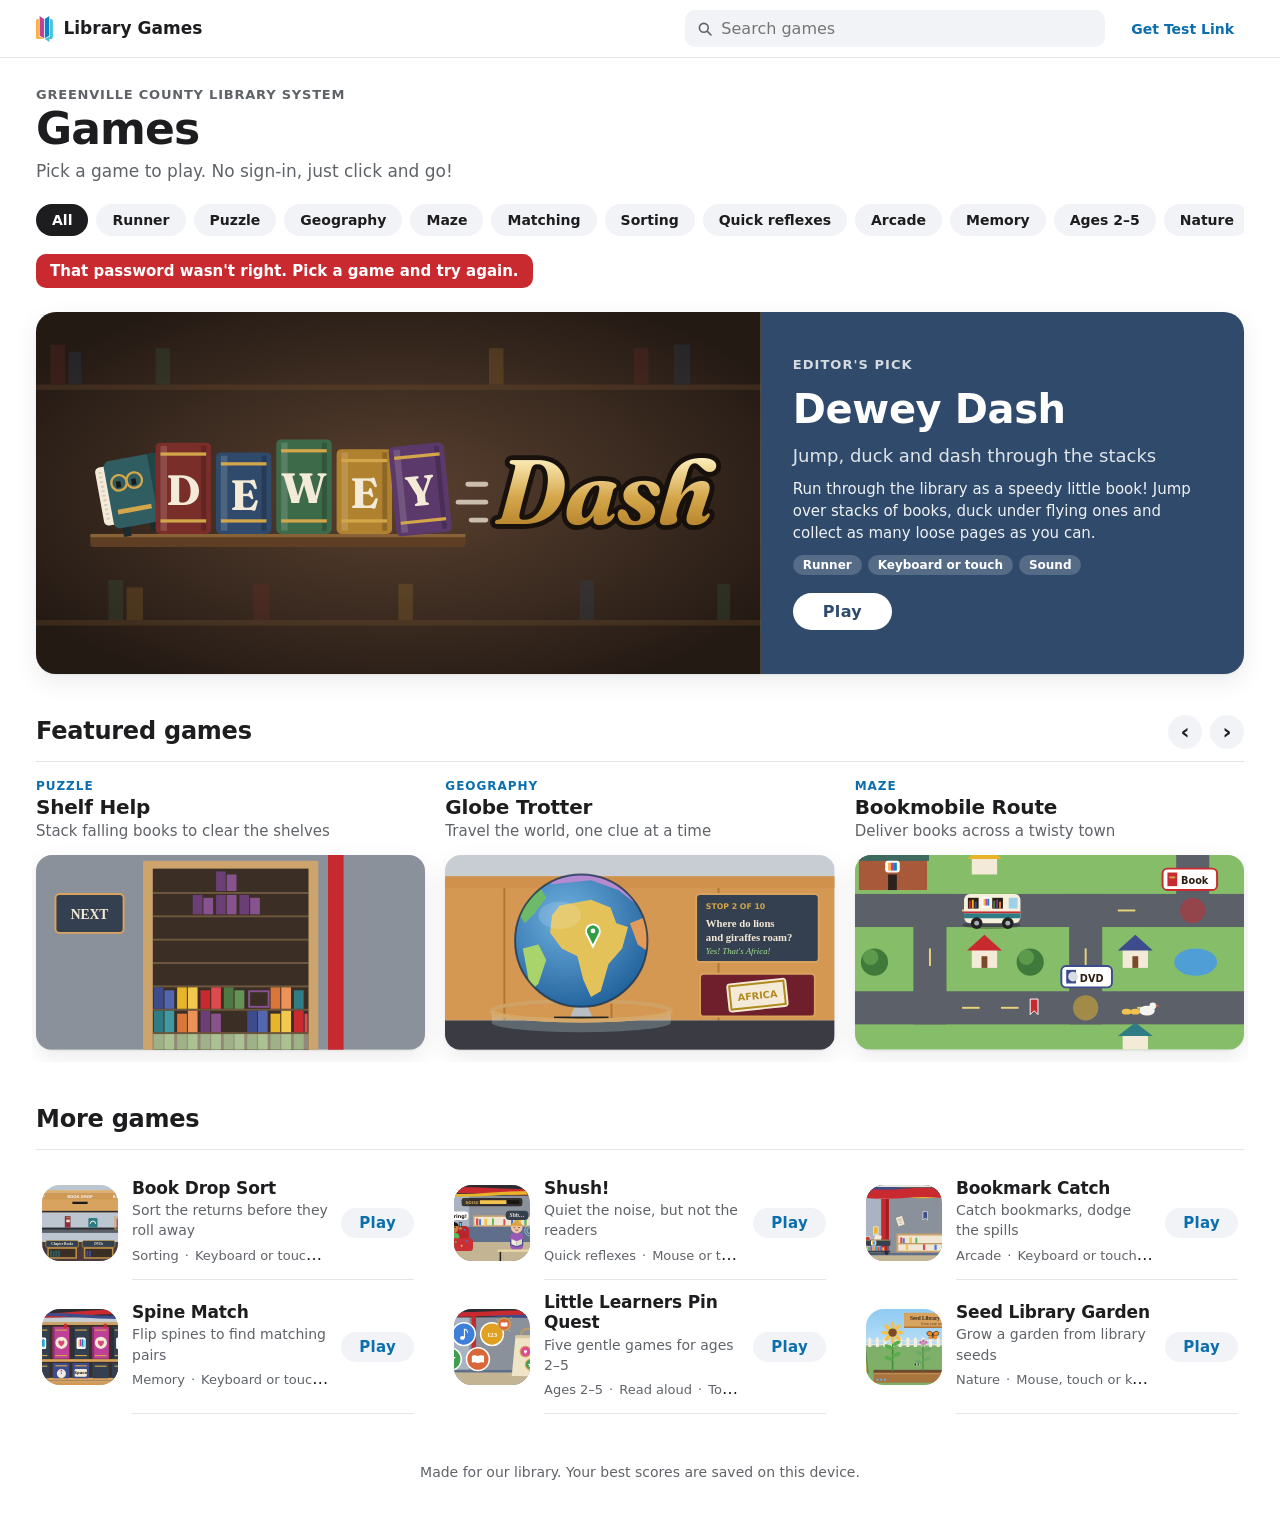
<file: game.html>
<!DOCTYPE html>
<html lang="en">
<head>
  <meta charset="UTF-8" />
  <meta name="viewport" content="width=device-width, initial-scale=1.0" />
  <title>Library Games</title>
  <link rel="stylesheet" href="game.css" />
</head>
<body>
  <!-- Every game plays on this page: game.html?g=catch loads catch.js.
       Each game's instructions (and touch controls, if it has them) live in a
       <template> below. The template's data- attributes give the page title,
       the canvas size and any extra scripts the game needs (data-scripts).
       To add a game, add a template and a .js file. -->
  <canvas id="game" width="640" height="480"></canvas>

  <template id="game-bookmobile" data-title="Bookmobile Route" data-width="900" data-height="600">
    <div class="controls">
      <button class="up" data-dir="up" aria-label="Drive up">▲</button>
      <button class="left" data-dir="left" aria-label="Drive left">◀</button>
      <button class="down" data-dir="down" aria-label="Drive down">▼</button>
      <button class="right" data-dir="right" aria-label="Drive right">▶</button>
    </div>
    <div class="hint">
      <p><strong>Drive the Bookmobile through town, bring each stop what they asked for, then head back to the Library!</strong></p>
      <p>Arrow keys / WASD or swipe to steer · 1–4 pick an item · H honk · P pause · M mute</p>
      <p><button id="mute">Sound: on</button></p>
    </div>
  </template>

  <template id="game-books" data-title="Shelf Help" data-width="520" data-height="640">
    <div class="controls">
      <button data-action="left" aria-label="Move left">◀</button>
      <button data-action="right" aria-label="Move right">▶</button>
      <button data-action="cw" aria-label="Rotate">⟳</button>
      <button data-action="down" aria-label="Soft drop">▼</button>
      <button data-action="drop" aria-label="Hard drop">⤓</button>
      <button data-action="hold" aria-label="Hold" class="small">Hold</button>
    </div>
    <div class="hint">
      <p><strong>Fill a whole shelf with books to clear it!</strong></p>
      <p>← → move · ↑ / X rotate · Z rotate back · ↓ soft drop · Space hard drop · C hold · P pause · M mute</p>
      <p><button id="mute">Sound: on</button></p>
    </div>
  </template>

  <template id="game-catch" data-title="Bookmark Catch" data-width="640" data-height="480">
    <div class="hint">
      <p><strong>Catch bookmarks, pages and library cards in your book cart. Dodge the drinks!</strong></p>
      <p>← → or A / D to move · or slide your finger / mouse across the game · P pause · M mute</p>
      <p><button id="mute">Sound: on</button></p>
    </div>
  </template>

  <template id="game-faves" data-title="Fave Finder" data-width="960" data-height="640"
            data-label="Fave Finder: recommend books, movies and music to library patrons">
    <div class="hint">
      <p><strong>Patrons come to the window looking for something new. Read what they want, browse the shelves, and recommend ONE item that fits!</strong></p>
      <p>Tap a cover, then <strong>Recommend</strong> · Watch for things they <em>don't</em> want · Keyboard: arrows move, Enter chooses, R recommends, L looks up their favorite · P pause · M mute</p>
      <p><em>Inspired by the library's Next Five Faves service</em> &nbsp; <button id="mute">Sound: on</button></p>
    </div>
  </template>

  <template id="game-garden" data-title="Seed Library Garden" data-width="860" data-height="560"
            data-label="Seed Library Garden game">
    <div class="hint">
      <p><strong>Pick free seed packets at the Seed Library, then plant, water and weed your garden!</strong></p>
      <p>Tap a drawer to take a packet · Tap a garden spot to plant, pull weeds, water or harvest · N next day · J journal · Arrow keys + Enter also work · P pause · M mute</p>
      <p><button id="mute">Sound: on</button></p>
    </div>
  </template>

  <template id="game-globe" data-title="Globe Trotter" data-width="860" data-height="560">
    <div class="hint">
      <p><strong>Spin the lobby globe and find places all around the world!</strong></p>
      <p>Drag to spin · Tap the place that matches the clue · Keyboard: arrow keys spin, Enter picks the spot inside the ring · P pause · M mute</p>
      <p><button id="mute">Sound: on</button></p>
    </div>
  </template>

  <template id="game-match" data-title="Spine Match" data-width="520" data-height="640"
            data-label="Spine Match memory game">
    <div class="hint">
      <p><strong>Flip two book spines at a time to find the matching pairs!</strong></p>
      <p>Tap or click a book to flip it · Arrow keys + Enter also work · R restart level · P pause · M mute</p>
      <p><button id="mute">Sound: on</button></p>
    </div>
  </template>

  <template id="game-pinquest" data-title="Pin Quest" data-width="800" data-height="600"
            data-label="Pin Quest: five little learning games for ages 2 to 5">
    <div class="hint">
      <p><strong>For ages 2–5. Play together! Every game is read aloud, and there's no wrong way to play.</strong></p>
      <p>Finish a game to earn its pin for the tote bag · The speaker button repeats what was said · Grown-ups: hold "reset" for 2 seconds to clear pins · P pause · M mute</p>
      <p><button id="mute">Sound: on</button></p>
    </div>
  </template>

  <template id="game-deweydash" data-title="Dewey Dash" data-width="800" data-height="320" data-scripts="deweydash-story.js deweydash-ink.js"
            data-font="Fraunces:ital,opsz,wght@0,9..144,400;0,9..144,700;1,9..144,400;1,9..144,700">
    <!-- no instructions here: they're all on the game's How to play screen -->
  </template>

  <template id="game-shush" data-title="Shush!" data-width="800" data-height="450">
    <div class="hint">
      <p><strong>Keep the library calm! Tap noisy patrons to shush them before the noise meter fills.</strong></p>
      <p>Don't shush the quiet readers! · Click / tap a patron, or press 1–6 · P pause · M mute</p>
      <p><button id="mute">Sound: on</button></p>
    </div>
  </template>

  <template id="game-sort" data-title="Book Drop Sort" data-width="720" data-height="440">
    <div class="hint">
      <p><strong>Send each returned item to the cart where it belongs!</strong></p>
      <p>Sort the item with the gold arrow: tap its cart, or press 1 Picture Books · 2 Chapter Books · 3 DVDs · 4 Audiobooks</p>
      <p>Don't let items fall off the end of the belt · P pause · M mute</p>
      <p><button id="mute">Sound: on</button></p>
    </div>
  </template>

  <script src="pass.js"></script>
  <script src="testlink.js"></script>
  <script src="common.js"></script>
  <script>
    // Set the page up for the game named in ?g=, then load that game's script.
    (function () {
      const params = new URLSearchParams(location.search);
      if (params.has("t")) {
        // a one-day test link (see testlink.js); test.html explains an expired one
        if (!validTestToken(params.get("g"), params.get("t"))) {
          location.replace("test.html" + location.search);
          return;
        }
        window.TEST_MODE = true; // games can check this (Dewey Dash locks Story Mode)
      } else if (params.get("pass") !== GAME_PASS) {
        location.replace("index.html?error=pass"); // wrong or missing password
        return;
      } else {
        // remember it for this tab, so index.html stops asking (cleared when the tab closes)
        try { sessionStorage.setItem("gamePass", GAME_PASS); } catch {}
      }
      const id = params.get("g") || "";
      const tpl = /^[a-z]+$/.test(id) && document.getElementById("game-" + id);
      if (!tpl) {
        location.replace("index.html"); // missing or unknown game: back to the list
        return;
      }
      const canvas = document.getElementById("game");
      const d = tpl.dataset;
      document.title = d.title;
      document.body.dataset.game = id;
      document.body.style.setProperty("--w", d.width + "px");
      canvas.width = +d.width;
      canvas.height = +d.height;
      if (d.label) canvas.setAttribute("aria-label", d.label);
      document.body.appendChild(tpl.content.cloneNode(true));

      // a game's own web font, if it has one (data-font: a Google Fonts css2 family spec)
      if (d.font) {
        const css = document.createElement("link");
        css.rel = "stylesheet";
        css.href = "https://fonts.googleapis.com/css2?family=" + d.font + "&display=swap";
        // a canvas doesn't fetch a web font by itself: once the stylesheet is in, ask for each
        // style (the game draws in its fallback until they arrive)
        css.onload = () => {
          if (!document.fonts || !document.fonts.load) return;
          const family = d.font.split(":")[0].replace(/\+/g, " ");
          for (const style of ["16px", "bold 16px", "italic 16px", "bold italic 16px"])
            document.fonts.load(style + ' "' + family + '"').catch(() => {});
        };
        document.head.appendChild(css);
      }

      // the game's script, then any others it lists in data-scripts (in that order)
      for (const src of [id + ".js", ...(d.scripts ? d.scripts.split(" ") : [])]) {
        const script = document.createElement("script");
        script.src = src;
        script.async = false; // (run in the order added, not whichever loads first)
        document.body.appendChild(script);
      }
    })();
  </script>
</body>
</html>
</file>
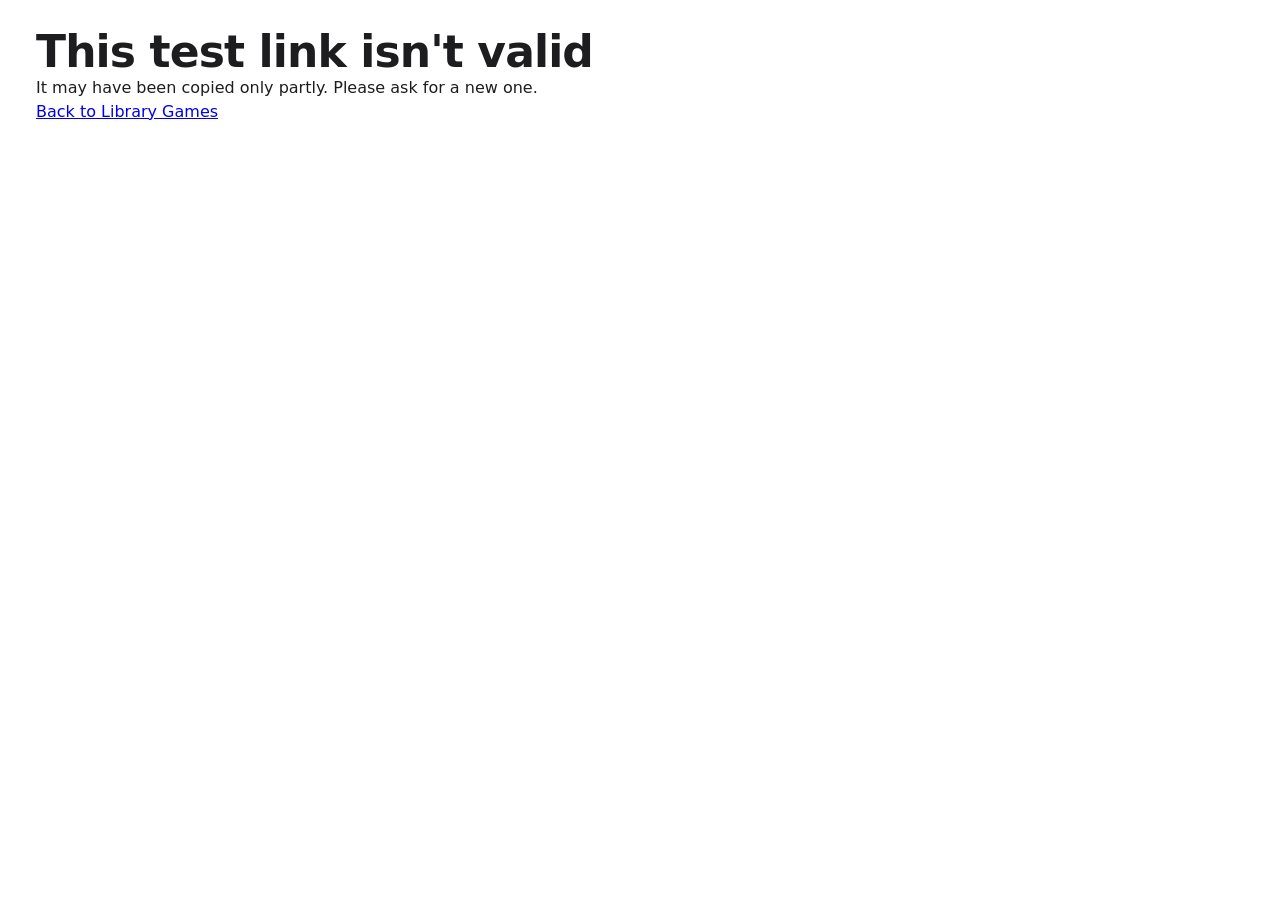
<file: test.html>
<!DOCTYPE html>
<html lang="en">
<head>
  <meta charset="UTF-8" />
  <meta name="viewport" content="width=device-width, initial-scale=1.0" />
  <title>Library Games</title>
  <link rel="stylesheet" href="index.css" />
</head>
<body>
  <!-- Test links: test.html?g=<game>&t=<token>, made with "Get Test Link" on index.html or
       makeTestLink() (see testlink.js). Until it expires, a link opens its game with no
       password; after that, or if the link was changed, it shows the message below.
       The games themselves live in game.html. -->
  <header id="expired" hidden>
    <h1 id="expired-title">This test link has expired</h1>
    <p id="expired-why">Test links only work for a limited time. Please ask for a new one.</p>
    <p><a href="index.html">Back to Library Games</a></p>
  </header>

  <script src="testlink.js"></script>
  <script>
    (function () {
      const params = new URLSearchParams(location.search),
        game = params.get("g"),
        token = params.get("t");
      if (validTestToken(game, token)) {
        location.replace("game.html" + location.search); // play it, no password
        return;
      }
      const expires = testTokenExpiry(game, token);
      if (expires === null) {
        // not a real link (incomplete, or edited)
        document.getElementById("expired-title").textContent = "This test link isn't valid";
        document.getElementById("expired-why").textContent =
          "It may have been copied only partly. Please ask for a new one.";
      } else {
        document.getElementById("expired-why").textContent =
          "It stopped working at " + formatTestExpiry(expires) + ". Please ask for a new one.";
      }
      document.getElementById("expired").hidden = false;
    })();
  </script>
</body>
</html>
</file>
<file: index.css>
:root {
  --bg: #ffffff;
  --surface: #f2f3f6;      /* light panels, chips, the Play pill */
  --line: #e3e5ea;         /* hairlines between list rows */
  --ink: #1d1d1f;          /* main text (about 16:1 on white) */
  --muted: #5f6368;        /* secondary text (about 6:1 on white) */
  --accent: #0b6fae;       /* library blue, for Play and links (about 5.4:1 on white) */
  --accent-soft: #e6f1f9;
  --card: #2e2219;         /* the dark dialogs */
  --paper: #f3ead7;
  --text: #e8dcc0;
  --gold: #d4a64a;
  --red: #c92a2f;
  --radius: 20px;
  --shadow: 0 1px 2px rgba(0, 0, 0, 0.06), 0 8px 24px rgba(0, 0, 0, 0.08);
  --font: system-ui, -apple-system, "Segoe UI", Roboto, sans-serif;
}
* { box-sizing: border-box; margin: 0; padding: 0; }
body {
  min-height: 100vh;
  background: var(--bg);
  color: var(--ink);
  font-family: var(--font);
  line-height: 1.45;
  -webkit-font-smoothing: antialiased;
}
.visually-hidden {
  position: absolute; width: 1px; height: 1px; overflow: hidden;
  clip: rect(0 0 0 0); white-space: nowrap;
}
[hidden] { display: none !important; }

/* ---------- Top bar ---------- */
.topbar {
  position: sticky; top: 0; z-index: 10;
  background: rgba(255, 255, 255, 0.85);
  backdrop-filter: saturate(180%) blur(16px);
  -webkit-backdrop-filter: saturate(180%) blur(16px);
  border-bottom: 1px solid var(--line);
}
.topbar-inner {
  max-width: 1240px; margin: 0 auto;
  padding: 10px 16px;
  display: flex; align-items: center; gap: 16px;
}
.brand {
  display: flex; align-items: center; gap: 10px;
  color: var(--ink); text-decoration: none;
  font-weight: 700; font-size: 17px; white-space: nowrap;
}
.brand img { height: 26px; width: auto; }
.search {
  flex: 1; max-width: 420px; margin-left: auto;
  display: flex; align-items: center; gap: 8px;
  background: var(--surface);
  border-radius: 10px;
  padding: 0 12px;
  color: var(--muted);
}
.search:focus-within { outline: 3px solid var(--accent); outline-offset: 1px; }
.search svg { width: 16px; height: 16px; flex: none; }
.search input {
  flex: 1; min-width: 0;
  border: 0; background: transparent; outline: none;
  font: 16px var(--font); color: var(--ink);
  padding: 9px 0;
}
.test-open {
  font: 600 14px var(--font);
  color: var(--accent);
  background: transparent;
  border: 0;
  border-radius: 8px;
  padding: 8px 10px;
  cursor: pointer;
  white-space: nowrap;
}
.test-open:hover { background: var(--accent-soft); }
.test-open:focus-visible { outline: 3px solid var(--accent); outline-offset: 2px; }
@media (max-width: 620px) {
  .topbar-inner { flex-wrap: wrap; gap: 8px 12px; }
  .brand { flex: 1; }
  .search { order: 3; flex-basis: 100%; max-width: none; }
}

/* ---------- Page header + type chips ---------- */
header {
  max-width: 1240px; margin: 0 auto;
  padding: 28px 16px 4px;
}
.eyebrow {
  font-size: 13px; font-weight: 600; letter-spacing: 0.06em; text-transform: uppercase;
  color: var(--muted);
}
h1 { font-size: clamp(34px, 6vw, 44px); font-weight: 800; letter-spacing: -0.02em; line-height: 1.1; }
.lede { margin-top: 6px; color: var(--muted); font-size: 17px; }
.chips {
  display: flex; gap: 8px;
  margin-top: 20px; padding-bottom: 4px;
  overflow-x: auto; scrollbar-width: none;
}
.chips::-webkit-scrollbar { display: none; }
.chip {
  flex: none;
  font: 600 14px var(--font);
  color: var(--ink);
  background: var(--surface);
  border: 0; border-radius: 999px;
  padding: 8px 16px;
  cursor: pointer;
}
.chip:hover { background: #e6e8ec; }
.chip[aria-pressed="true"] { background: var(--ink); color: #fff; }
.chip:focus-visible { outline: 3px solid var(--accent); outline-offset: 2px; }

/* ---------- Sections ---------- */
main {
  max-width: 1240px;
  margin: 0 auto;
  padding: 20px 16px 48px;
  display: flex; flex-direction: column;
  gap: 40px;
}
.group-head {
  display: flex; align-items: center; justify-content: space-between;
  padding-bottom: 12px; margin-bottom: 16px;
  border-bottom: 1px solid var(--line);
}
.group-title { font-size: 24px; font-weight: 700; letter-spacing: -0.01em; }
.no-results { color: var(--muted); font-size: 17px; text-align: center; padding: 40px 0; }

/* Every game card shares this markup; each section lays it out differently */
.game {
  display: flex; flex-direction: column;
  color: var(--ink);
  text-decoration: none;
  border-radius: var(--radius);
}
.game:focus-visible { outline: 3px solid var(--accent); outline-offset: 4px; }
.shot { overflow: hidden; background: var(--surface); }
.shot svg { display: block; width: 100%; height: 100%; }
.info { display: flex; flex-direction: column; gap: 4px; }
.info h3 { font-size: 20px; font-weight: 700; letter-spacing: -0.01em; line-height: 1.2; }
.sub { color: var(--muted); font-size: 15px; }
.desc { font-size: 15px; }
.tags { display: flex; flex-wrap: wrap; gap: 6px; }
.tags span {
  font: 600 12px var(--font);
  color: var(--muted);
  background: var(--surface);
  border-radius: 999px;
  padding: 3px 10px;
}
.play {
  align-self: flex-start;
  font: 700 15px var(--font);
  letter-spacing: 0.02em;
  color: var(--accent);
  background: var(--surface);
  border-radius: 999px;
  padding: 6px 22px;
  transition: background 0.15s ease, color 0.15s ease;
}
.game:hover .play, .game:focus-visible .play { background: var(--accent); color: #fff; }

/* ---------- Editor's pick (the big banner) ---------- */
.hero .game {
  display: grid;
  grid-template-columns: 3fr 2fr;
  overflow: hidden;
  background: var(--tint);
  color: #fff;
  box-shadow: var(--shadow);
  transition: transform 0.2s ease, box-shadow 0.2s ease;
}
.hero .game:hover { transform: translateY(-3px); box-shadow: 0 2px 4px rgba(0,0,0,.08), 0 18px 40px rgba(0,0,0,.16); }
.hero .shot { aspect-ratio: 2 / 1; }
.hero .info { padding: 32px; justify-content: center; gap: 10px; }
.hero .info::before {
  content: "Editor's pick";
  font-size: 13px; font-weight: 700; letter-spacing: 0.08em; text-transform: uppercase;
  color: rgba(255, 255, 255, 0.8);
}
.hero .info h3 { font-size: clamp(28px, 4vw, 40px); font-weight: 800; }
.hero .sub { color: rgba(255, 255, 255, 0.85); font-size: 18px; }
.hero .desc { color: rgba(255, 255, 255, 0.92); }
.hero .tags span { color: #fff; background: rgba(255, 255, 255, 0.18); }
.hero .play { margin-top: 8px; color: var(--tint); background: #fff; padding: 9px 30px; font-size: 16px; }
.hero .game:hover .play, .hero .game:focus-visible .play { background: #fff; color: var(--tint); }
@media (max-width: 860px) {
  .hero .game { grid-template-columns: 1fr; }
  .hero .info { padding: 20px 20px 24px; }
}

/* ---------- Featured: a sideways-scrolling shelf ---------- */
.scroll-buttons { display: flex; gap: 8px; }
.scroll-btn {
  width: 34px; height: 34px;
  border: 0; border-radius: 50%;
  background: var(--surface); color: var(--ink);
  font: 600 22px/1 var(--font);
  cursor: pointer;
}
.scroll-btn:hover { background: #e6e8ec; }
.scroll-btn:focus-visible { outline: 3px solid var(--accent); outline-offset: 2px; }
@media (hover: none) { .scroll-buttons { display: none; } }

.shelf {
  display: grid;
  grid-auto-flow: column;
  grid-auto-columns: calc((100% - 2 * 20px) / 3);
  gap: 20px;
  overflow-x: auto;
  scroll-snap-type: x mandatory;
  scroll-padding: 0 4px;
  padding: 4px 4px 12px; margin: -4px -4px 0;
  scrollbar-width: thin;
}
@media (max-width: 960px) { .shelf { grid-auto-columns: calc((100% - 20px) / 2); } }
@media (max-width: 620px) { .shelf { grid-auto-columns: 85%; } }
.shelf .game { scroll-snap-align: start; }
.shelf .info { order: -1; gap: 2px; margin-bottom: 12px; }
.shelf .game::before {
  order: -2;
  content: attr(data-genre);
  font-size: 12px; font-weight: 700; letter-spacing: 0.08em; text-transform: uppercase;
  color: var(--accent);
}
.shelf .shot {
  aspect-ratio: 2 / 1;
  border-radius: 16px;
  box-shadow: var(--shadow);
  transition: transform 0.2s ease;
}
.shelf .game:hover .shot { transform: translateY(-3px); }
.shelf .desc, .shelf .tags { display: none; }
.shelf .play { display: none; }

/* ---------- More games: app rows with a square icon ---------- */
.list {
  display: grid;
  grid-template-columns: repeat(3, 1fr);
  column-gap: 28px;
}
@media (max-width: 960px) { .list { grid-template-columns: repeat(2, 1fr); } }
@media (max-width: 620px) { .list { grid-template-columns: 1fr; } }
.list .game {
  display: grid;
  grid-template-columns: 76px 1fr;
  align-items: center;
  gap: 14px;
  padding: 12px 6px;
  border-radius: 14px;
  position: relative;
}
.list .game::after { /* hairline between rows, starting after the icon */
  content: ""; position: absolute;
  left: 96px; right: 6px; bottom: 0;
  border-bottom: 1px solid var(--line);
}
.list .game:hover { background: var(--surface); }
.list .shot {
  width: 76px; height: 76px;
  border-radius: 18px;
  box-shadow: inset 0 0 0 1px rgba(0, 0, 0, 0.06);
}
.list .info {
  min-width: 0;
  display: grid;
  grid-template-columns: minmax(0, 1fr) auto;
  column-gap: 12px; row-gap: 2px;
  align-items: center;
}
.list .info > * { grid-column: 1; }
.list .info h3 { font-size: 17px; font-weight: 600; }
.list .sub { font-size: 14px; }
.list .desc { display: none; }
.list .tags { display: block; white-space: nowrap; overflow: hidden; text-overflow: ellipsis; }
.list .tags span { display: inline; }
.list .tags span { background: none; padding: 0; font-weight: 500; font-size: 13px; }
.list .tags span + span::before { content: "·"; margin: 0 6px; }
.list .play { grid-column: 2; grid-row: 1 / span 4; align-self: center; padding: 6px 18px; }
.list .game:hover .play { background: var(--accent); color: #fff; }

footer { text-align: center; padding: 0 16px 32px; font-size: 14px; color: var(--muted); }

@media (prefers-reduced-motion: reduce) {
  .game, .game *, .shot { transition: none !important; }
  .hero .game:hover, .shelf .game:hover .shot { transform: none; }
}

/* ---------- Password dialog ---------- */
.modal {
  margin: auto;
  width: min(400px, calc(100% - 32px));
  border: 0;
  border-radius: var(--radius);
  background: #fff;
  color: var(--ink);
  padding: 24px;
  box-shadow: 0 24px 60px rgba(0, 0, 0, 0.3);
  font-family: var(--font);
}
.modal::backdrop { background: rgba(0, 0, 0, 0.45); backdrop-filter: blur(4px); }
.modal form { display: flex; flex-direction: column; gap: 10px; }
.modal h2 { font-size: 22px; font-weight: 700; }
.modal-sub { color: var(--muted); }
.modal label { font: 600 14px var(--font); }
.modal input, .modal select {
  font: 17px var(--font);
  padding: 10px 12px;
  border: 1px solid var(--line);
  border-radius: 10px;
  background: var(--surface);
  color: var(--ink);
}
.modal input:focus-visible, .modal select:focus-visible { outline: 3px solid var(--accent); outline-offset: 1px; }
.pass-buttons { display: flex; justify-content: flex-end; gap: 10px; margin-top: 8px; }
.pass-buttons button {
  font: 700 15px var(--font);
  border-radius: 999px;
  padding: 9px 20px;
  cursor: pointer;
}
.pass-go { color: #fff; background: var(--accent); border: 1px solid var(--accent); }
.pass-cancel { color: var(--accent); background: var(--surface); border: 1px solid var(--surface); }
.pass-buttons button:focus-visible { outline: 3px solid var(--accent); outline-offset: 2px; }

.pass-error {
  font: 600 15px var(--font);
  color: #fff;
  background: var(--red);
  border-radius: 10px;
  padding: 8px 14px;
}
.pass-banner { display: inline-block; margin-top: 14px; }

/* ---------- "Get Test Link" ---------- */
#test-link { font-size: 14px; }
.test-copied { min-height: 1.5em; color: #1b7a3a; font: 600 14px var(--font); }
</file>
<file: game.css>
/* Styles for game.html, the page every game plays on.
   --w is each game's canvas width, set on <body> by game.html.
   (Bookmobile, Fave Finder, Garden and Globe also set the canvas max-width
   themselves, because they switch to a different layout on phones.) */

* { box-sizing: border-box; margin: 0; padding: 0; }
body {
  /* (dvh: the screen's visible height on phones, with the browser's toolbars showing) */
  min-height: 100vh;
  min-height: 100dvh;
  display: flex;
  flex-direction: column;
  align-items: center;
  justify-content: center;
  gap: 12px;
  background: #1c140f;
  color: #e8dcc0;
  font-family: Georgia, serif;
  padding: 16px;
  --reserve: 32px; /* the page's height that isn't the game: its padding, top and bottom */
  /* no double-tap zoom on phones: quick taps around the game shouldn't zoom or scroll the page */
  touch-action: manipulation;
}
canvas {
  width: 100%;
  max-width: var(--w);
  /* A game that sets --ratio (width ÷ height) is also kept short enough to fit the screen. */
  max-width: min(var(--w), calc((100vh - var(--reserve)) * var(--ratio, 1000)));
  max-width: min(var(--w), calc((100dvh - var(--reserve)) * var(--ratio, 1000)));
  border-radius: 10px;
  box-shadow: 0 10px 40px rgba(0, 0, 0, 0.5);
  touch-action: none;
  cursor: pointer;
  /* taps and long presses shouldn't select the game, or pop up the copy / save image menu */
  user-select: none;
  -webkit-user-select: none;
  -webkit-touch-callout: none;
  -webkit-tap-highlight-color: transparent;
}
/* On touch screens, a long press anywhere on the page shouldn't start selecting text either
   (on iPhones it can spread from the instructions over the whole game). */
@media (hover: none) {
  body {
    user-select: none;
    -webkit-user-select: none;
    -webkit-touch-callout: none;
    -webkit-tap-highlight-color: transparent;
  }
}
.hint {
  width: 100%;
  max-width: var(--w);
  padding: 10px 16px;
  border-radius: 8px;
  background: #2e2219;
  border: 1px solid #d4a64a;
  text-align: center;
  line-height: 1.5;
  font-size: 14px;
}
.hint strong { color: #f3ead7; }
.hint em { color: #d4a64a; font-style: italic; }
button {
  font: bold 14px Georgia, serif;
  color: #f3ead7;
  background: #34404f;
  border: 1px solid #d4a64a;
  border-radius: 8px;
  padding: 6px 12px;
  cursor: pointer;
}

/* On-screen controls, shown on touch screens only */
.controls {
  display: none;
  touch-action: none;
  user-select: none;
  -webkit-user-select: none;
}
@media (hover: none) { .controls { display: grid; } }

/* ---------- Per-game tweaks ---------- */

/* Globe Trotter: you drag the globe to spin it */
[data-game="globe"] canvas { cursor: grab; }
[data-game="globe"] canvas:active { cursor: grabbing; }

/* Shelf Help: a row of six buttons */
[data-game="books"] .controls {
  width: 100%;
  max-width: var(--w);
  grid-template-columns: repeat(6, 1fr);
  gap: 8px;
}
[data-game="books"] .controls button { padding: 14px 0; font-size: 20px; }
[data-game="books"] .controls .small { font-size: 14px; }

/* Bookmobile Route: an arrow-key steering pad */
[data-game="bookmobile"] .controls {
  grid-template-columns: repeat(3, 64px);
  grid-template-rows: repeat(2, 56px);
  gap: 8px;
}
[data-game="bookmobile"] .controls button { font-size: 24px; padding: 0; }
[data-game="bookmobile"] .controls .up { grid-column: 2; grid-row: 1; }
[data-game="bookmobile"] .controls .left { grid-column: 1; grid-row: 2; }
[data-game="bookmobile"] .controls .down { grid-column: 2; grid-row: 2; }
[data-game="bookmobile"] .controls .right { grid-column: 3; grid-row: 2; }

/* Dewey Dash on a phone held upright, on its own page: the game takes over the whole screen like
   an app, and the page never scrolls. (deweydash.js adds .fullscreen and sizes the canvas to
   fill the screen exactly.) */
html.fullscreen,
html.fullscreen body {
  height: 100%;
  overflow: hidden;
  overscroll-behavior: none;
}
html.fullscreen body {
  min-height: 0;
  padding: 0;
  gap: 0;
  background: #1a1512; /* the game's ceiling colour, in case of a sliver at the edges */
}
html.fullscreen canvas {
  max-width: none;
  border-radius: 0;
  box-shadow: none;
}
html.fullscreen .hint,
html.fullscreen .controls { display: none; }

/* Dewey Dash on a desktop: the game grows to fill the window, up to twice its size (it's drawn
   at double resolution, so it stays sharp), while still fitting the window's height. */
[data-game="deweydash"] canvas {
  max-width: min(1600px, calc((100vh - var(--reserve)) * var(--ratio)));
  max-width: min(1600px, calc((100dvh - var(--reserve)) * var(--ratio)));
}

/* Dewey Dash on a phone turned on its side: less padding, so the game can use the whole screen. */
@media (orientation: landscape) and (max-height: 500px) {
  [data-game="deweydash"] {
    padding: 8px;
    --reserve: 16px;
  }
}

/* Dewey Dash on a touch screen: it always fits on the screen, with nothing below it, so the page
   never scrolls (taps and swipes are all for the game). */
@media (hover: none) {
  html:has(> body[data-game="deweydash"]),
  body[data-game="deweydash"] {
    height: 100%;
    overflow: hidden;
    overscroll-behavior: none;
  }
  body[data-game="deweydash"] { min-height: 0; }
}
</file>
